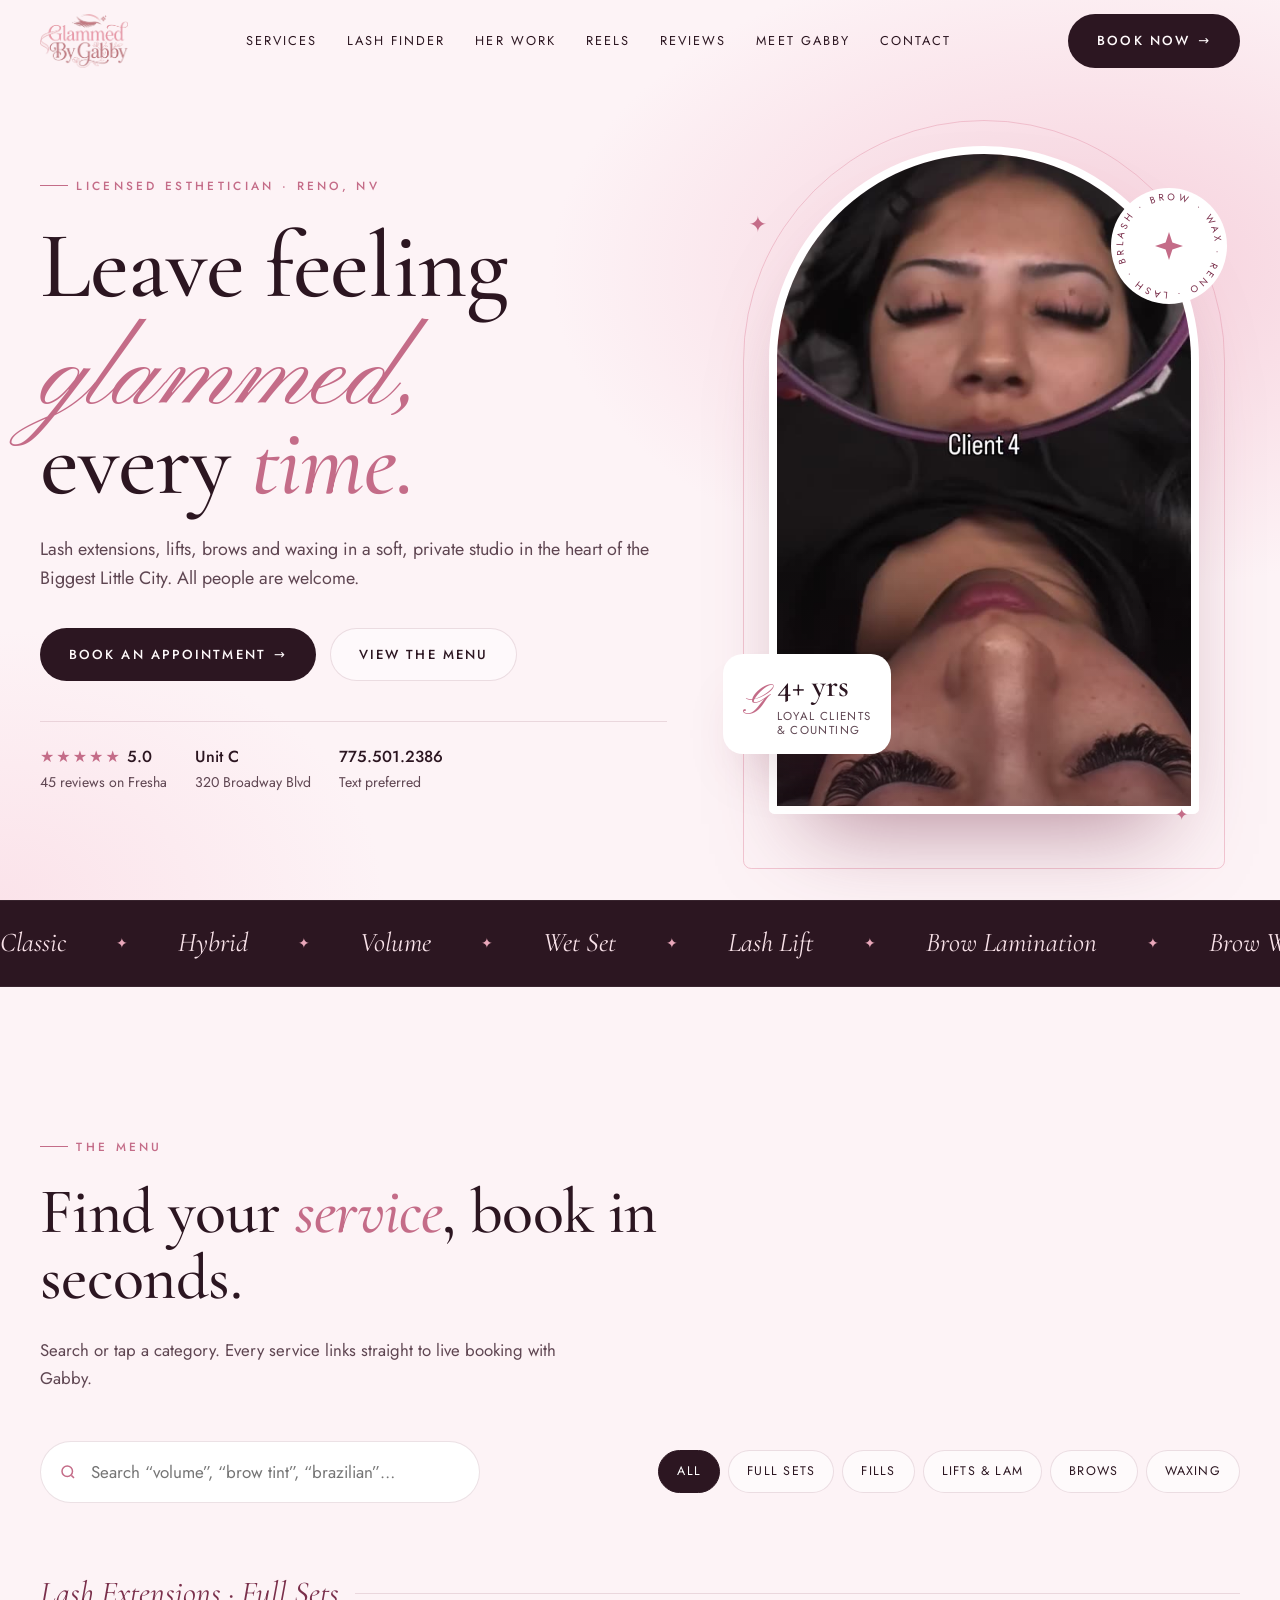
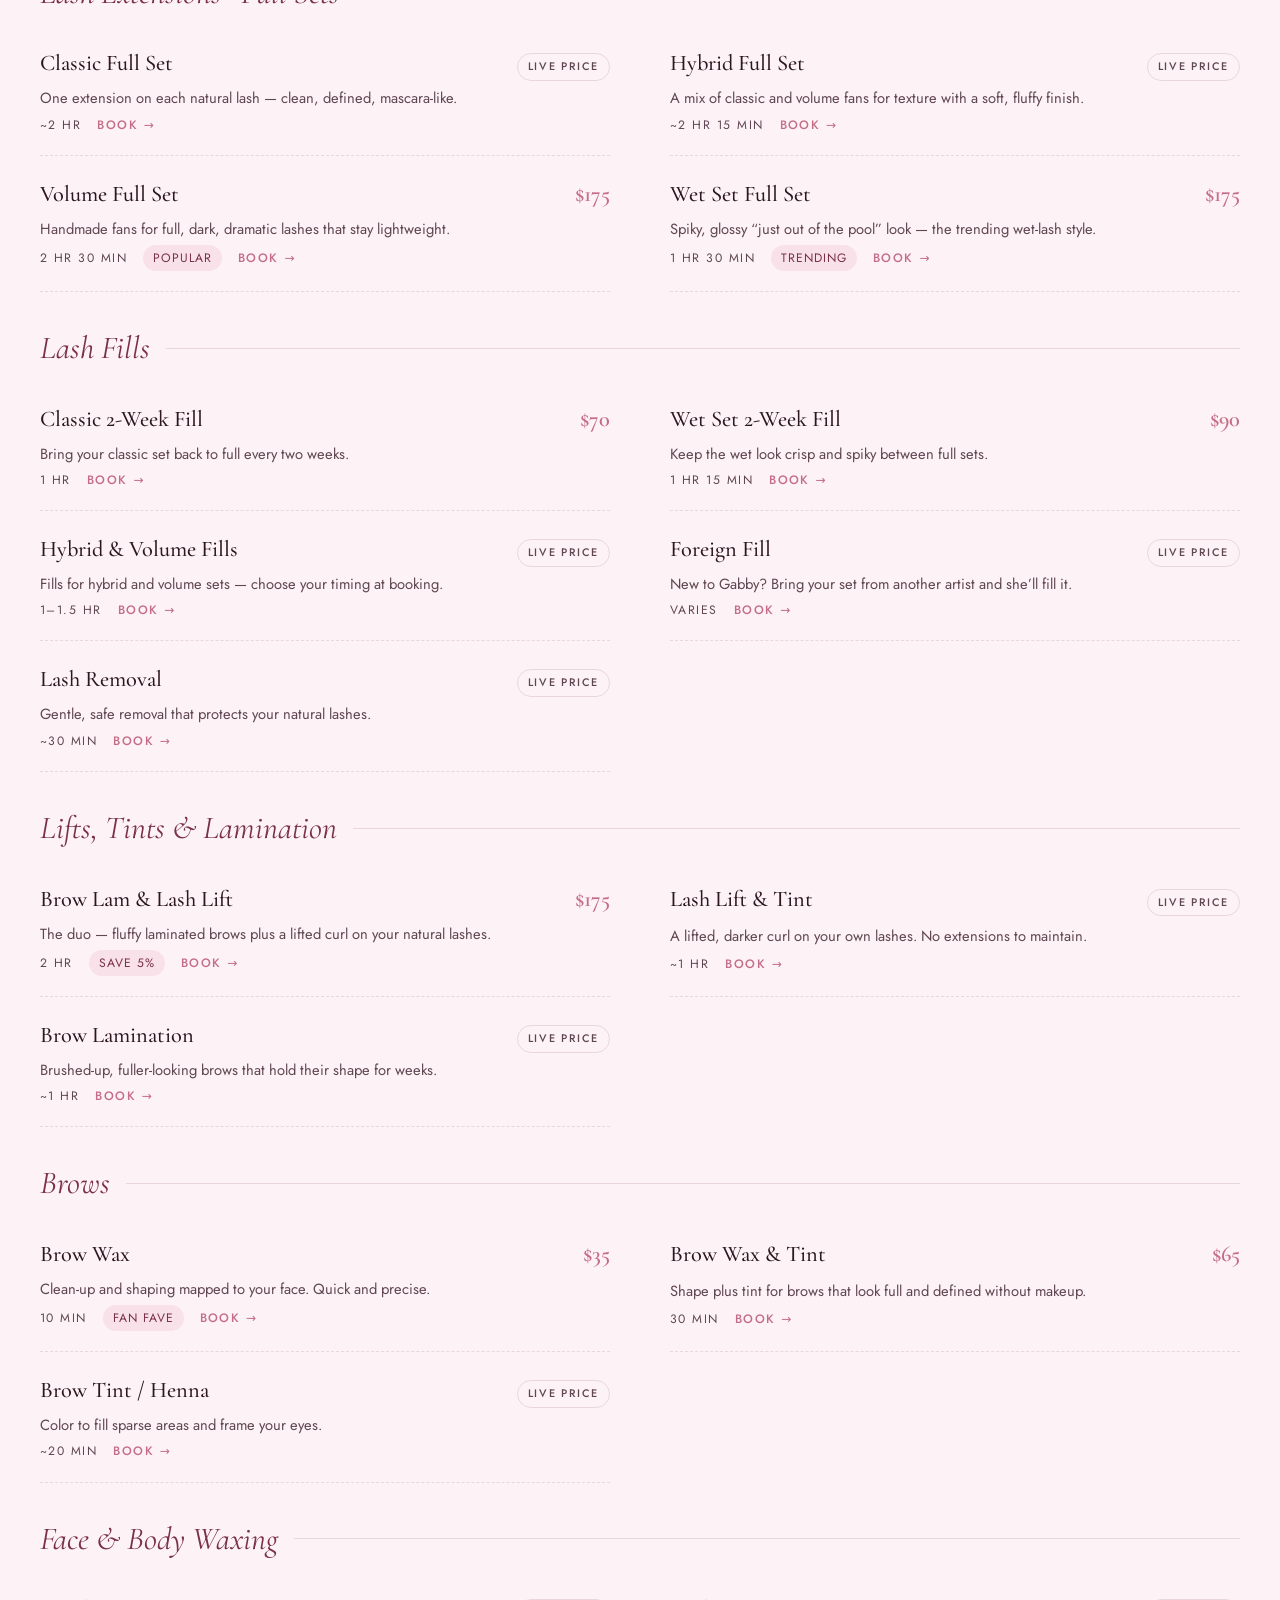
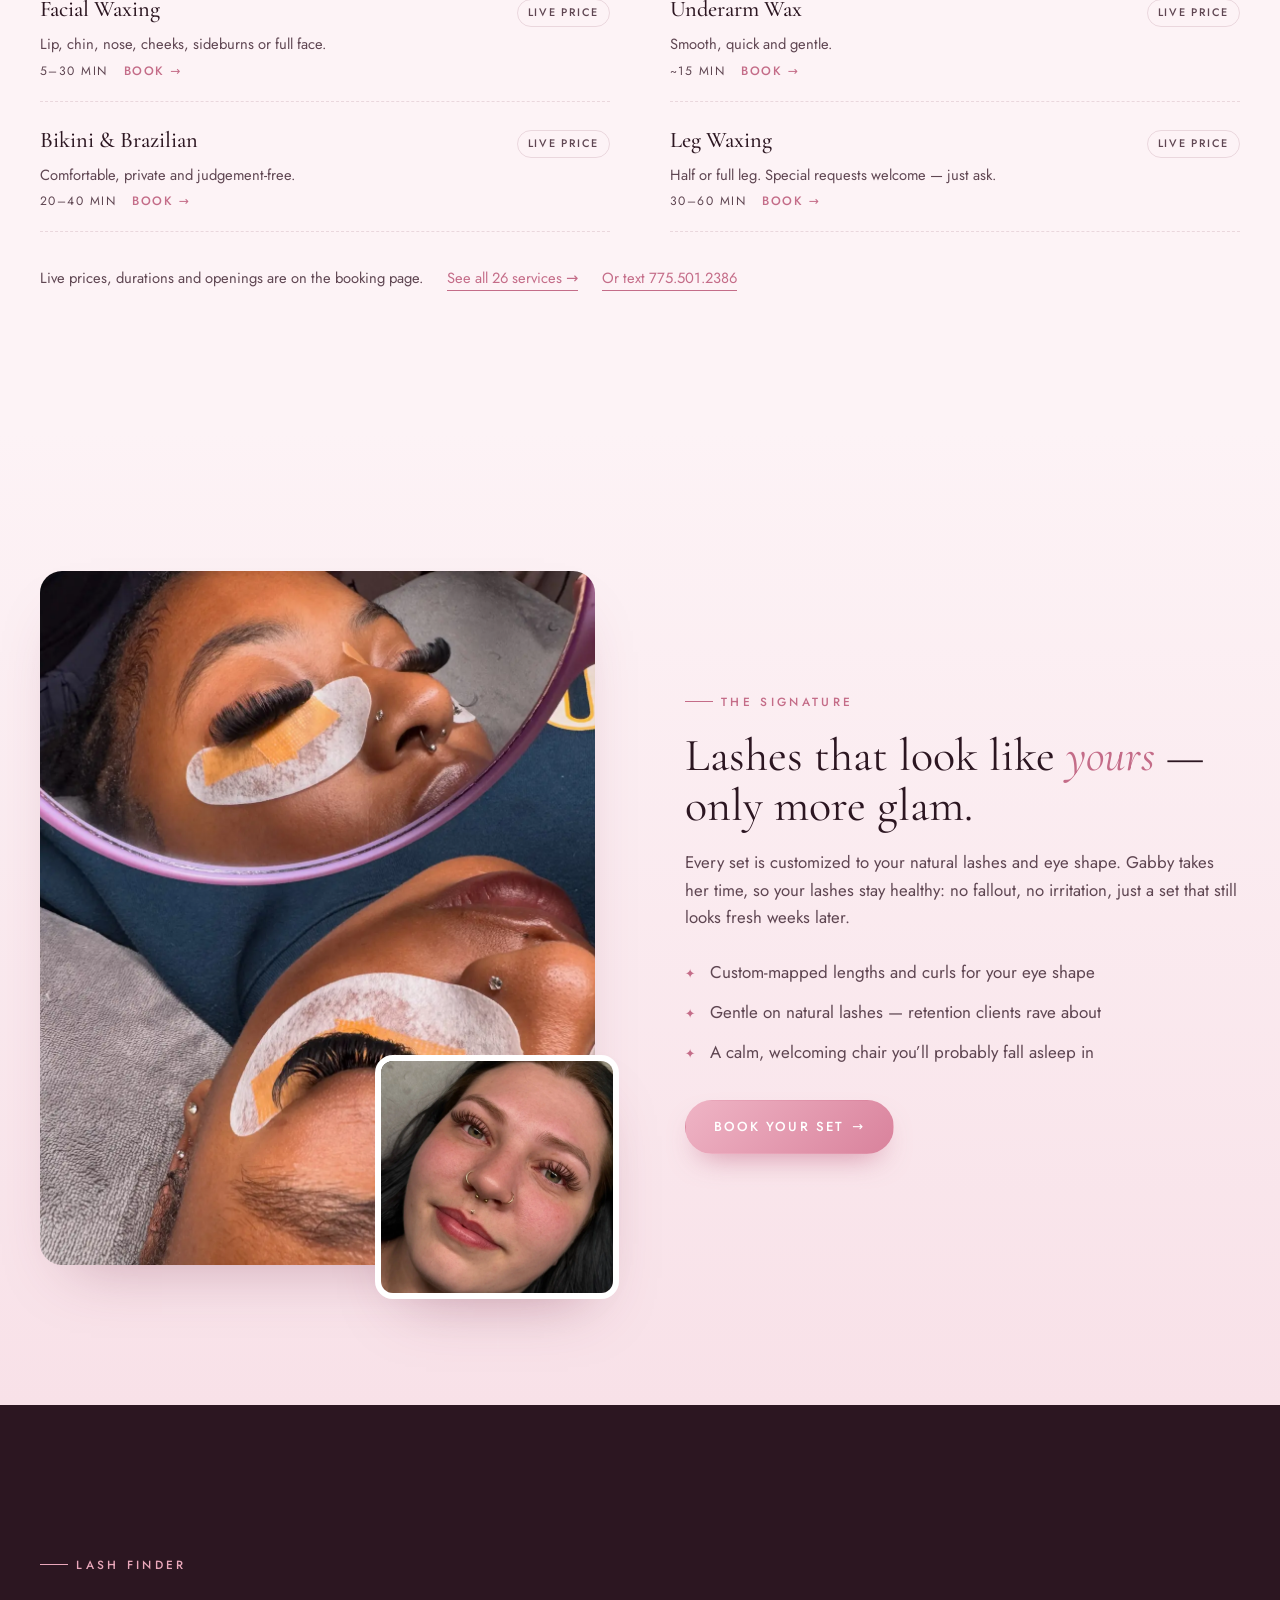
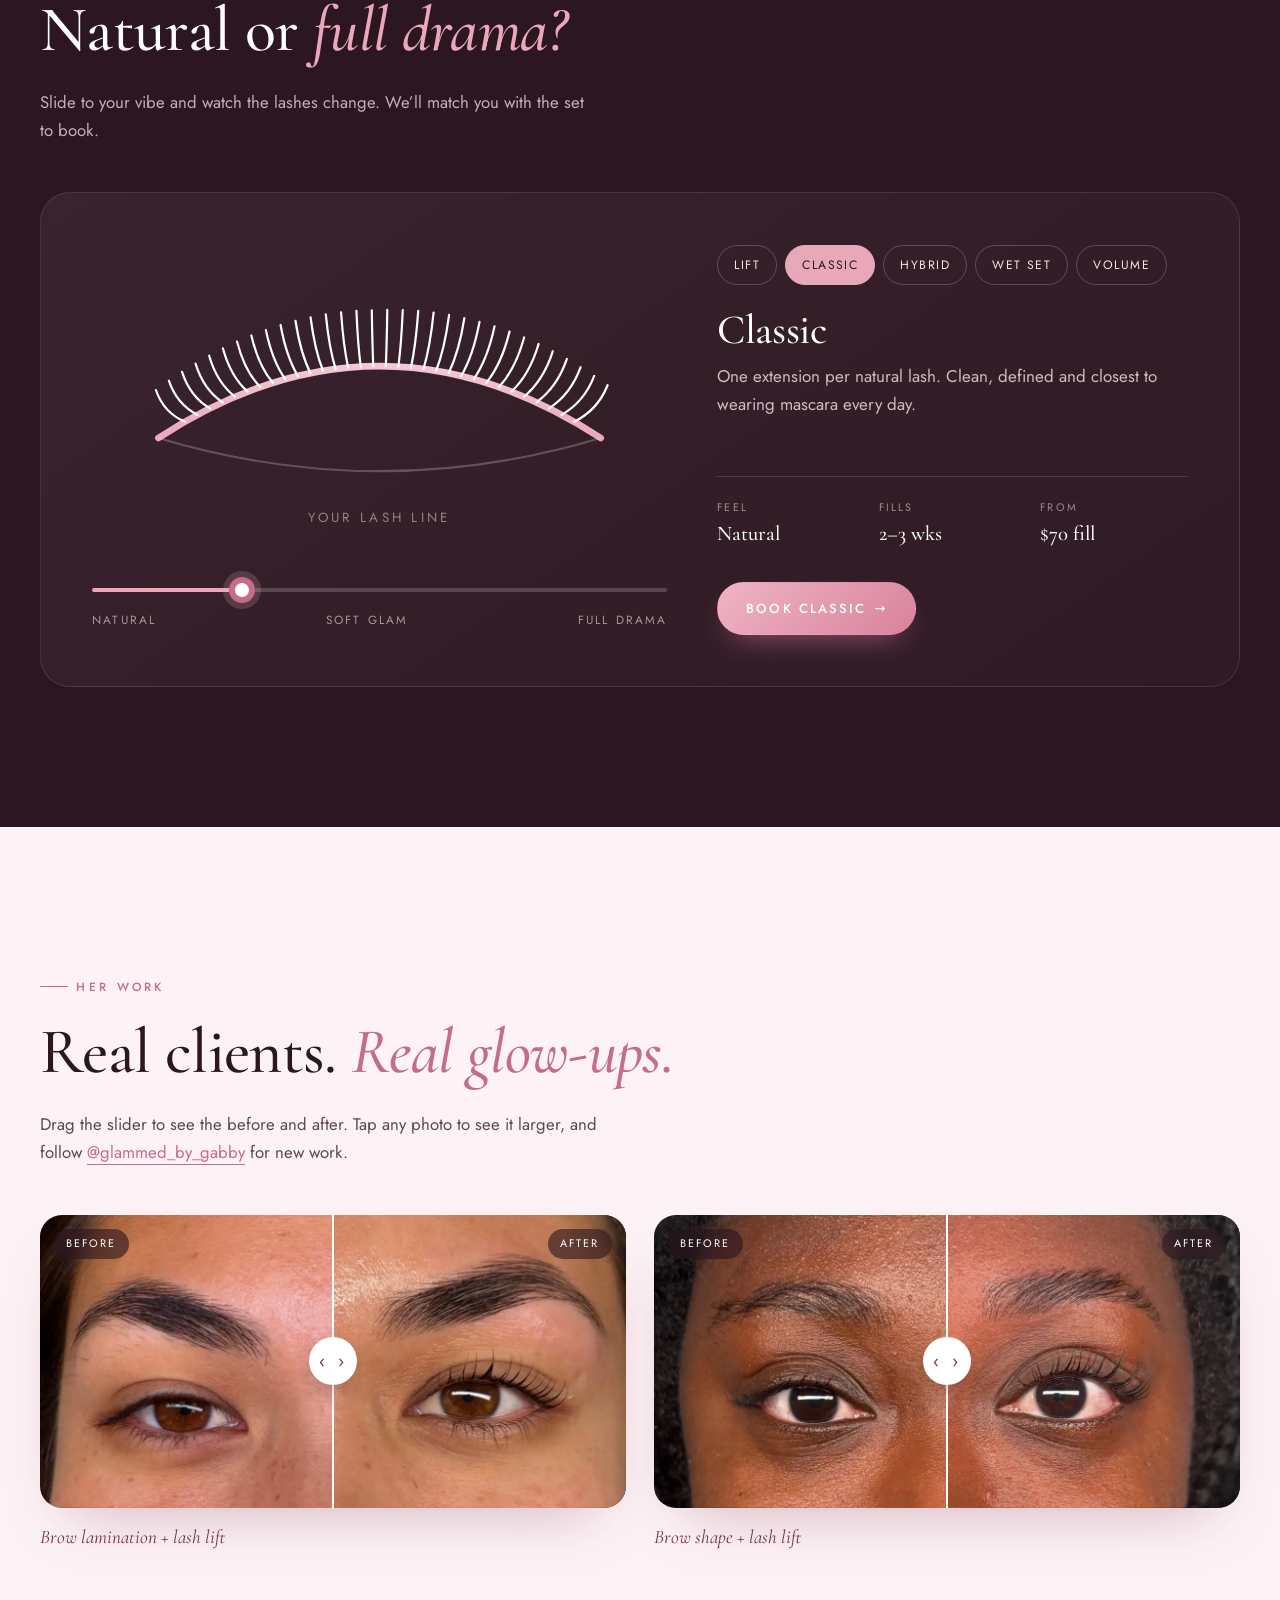
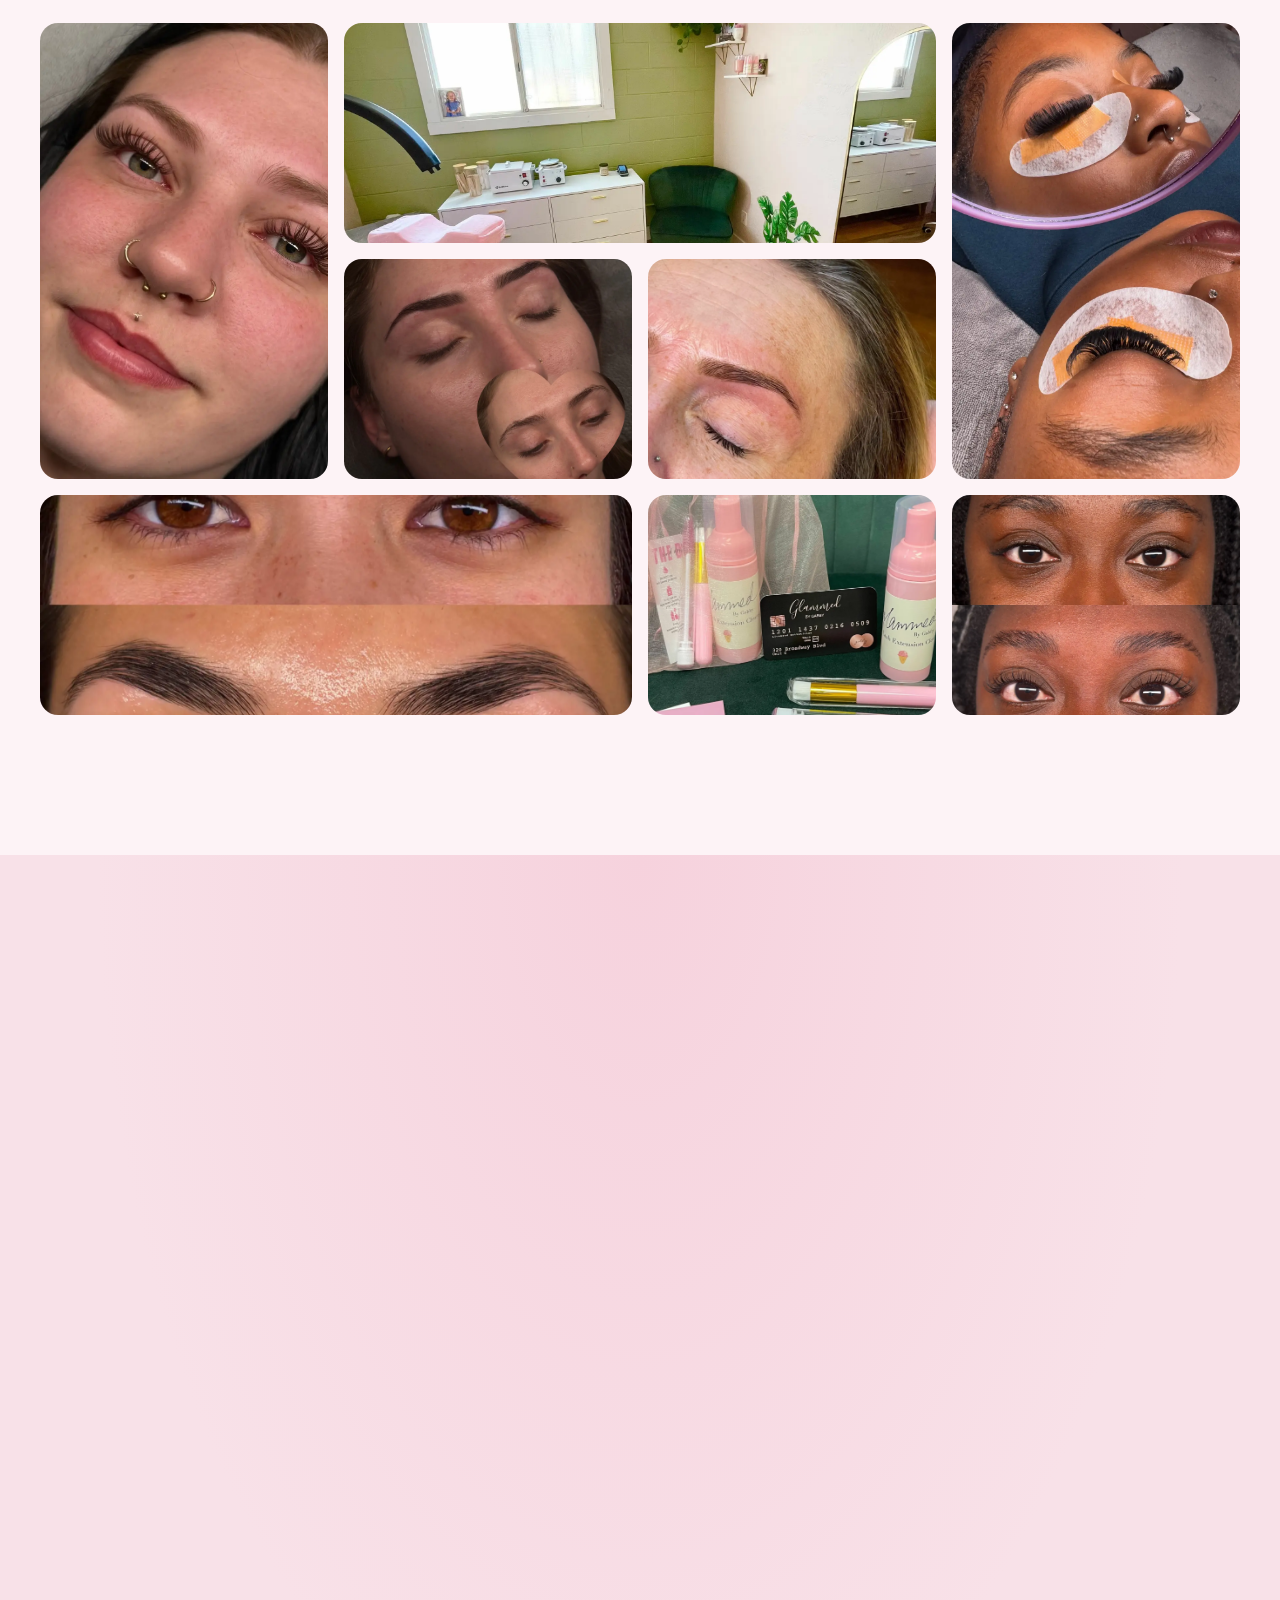
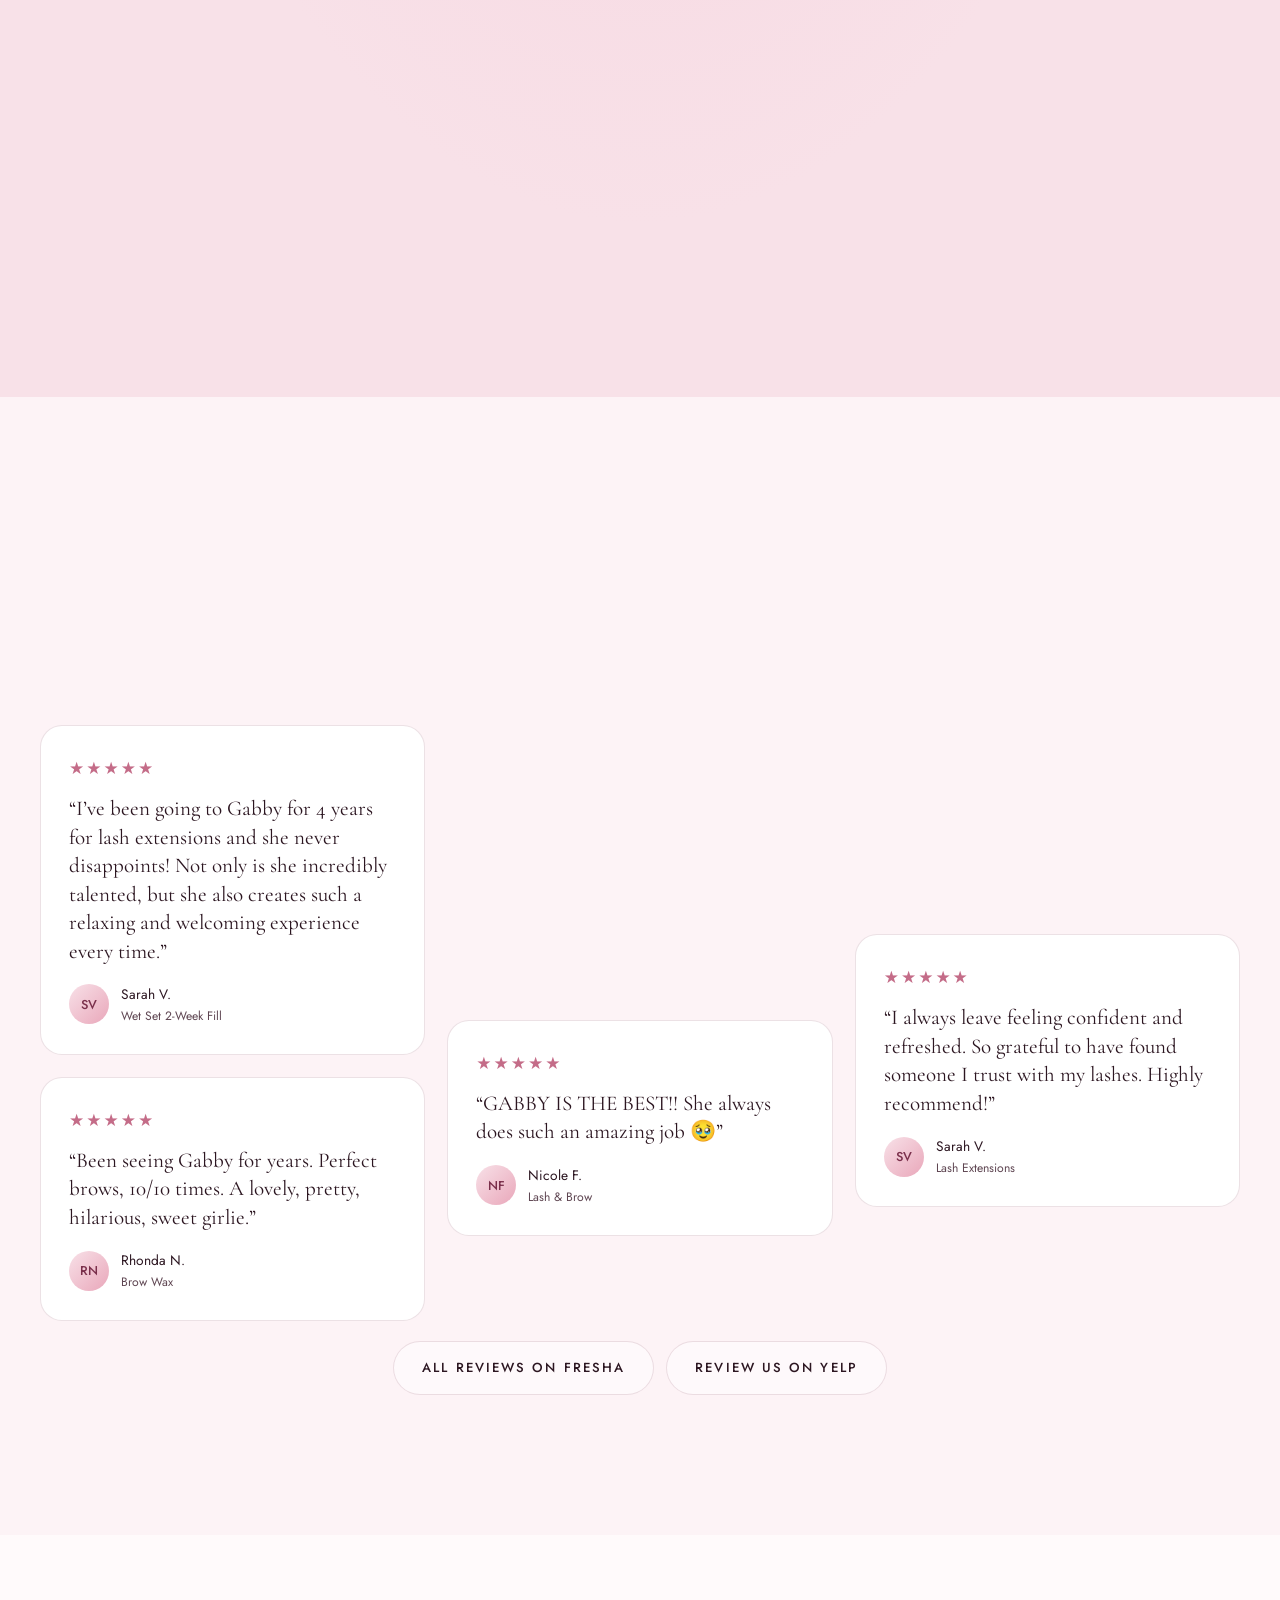
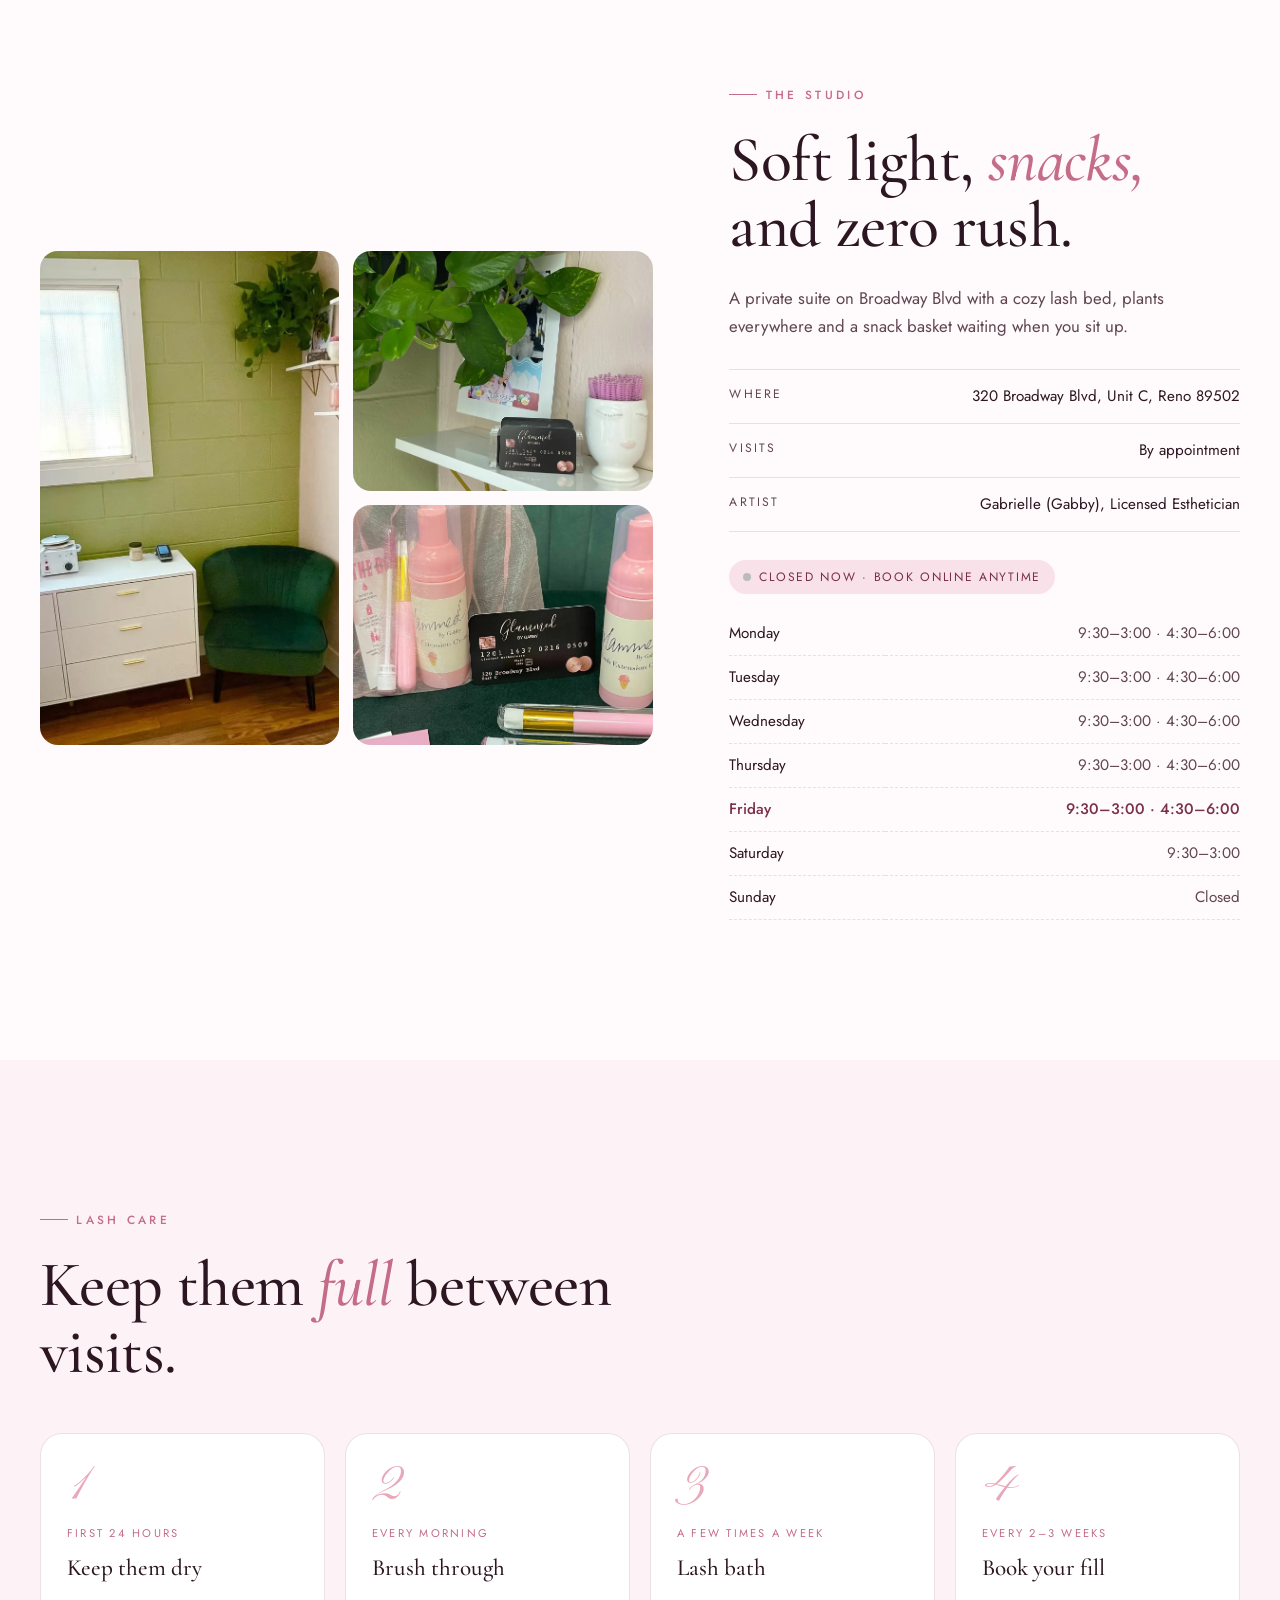
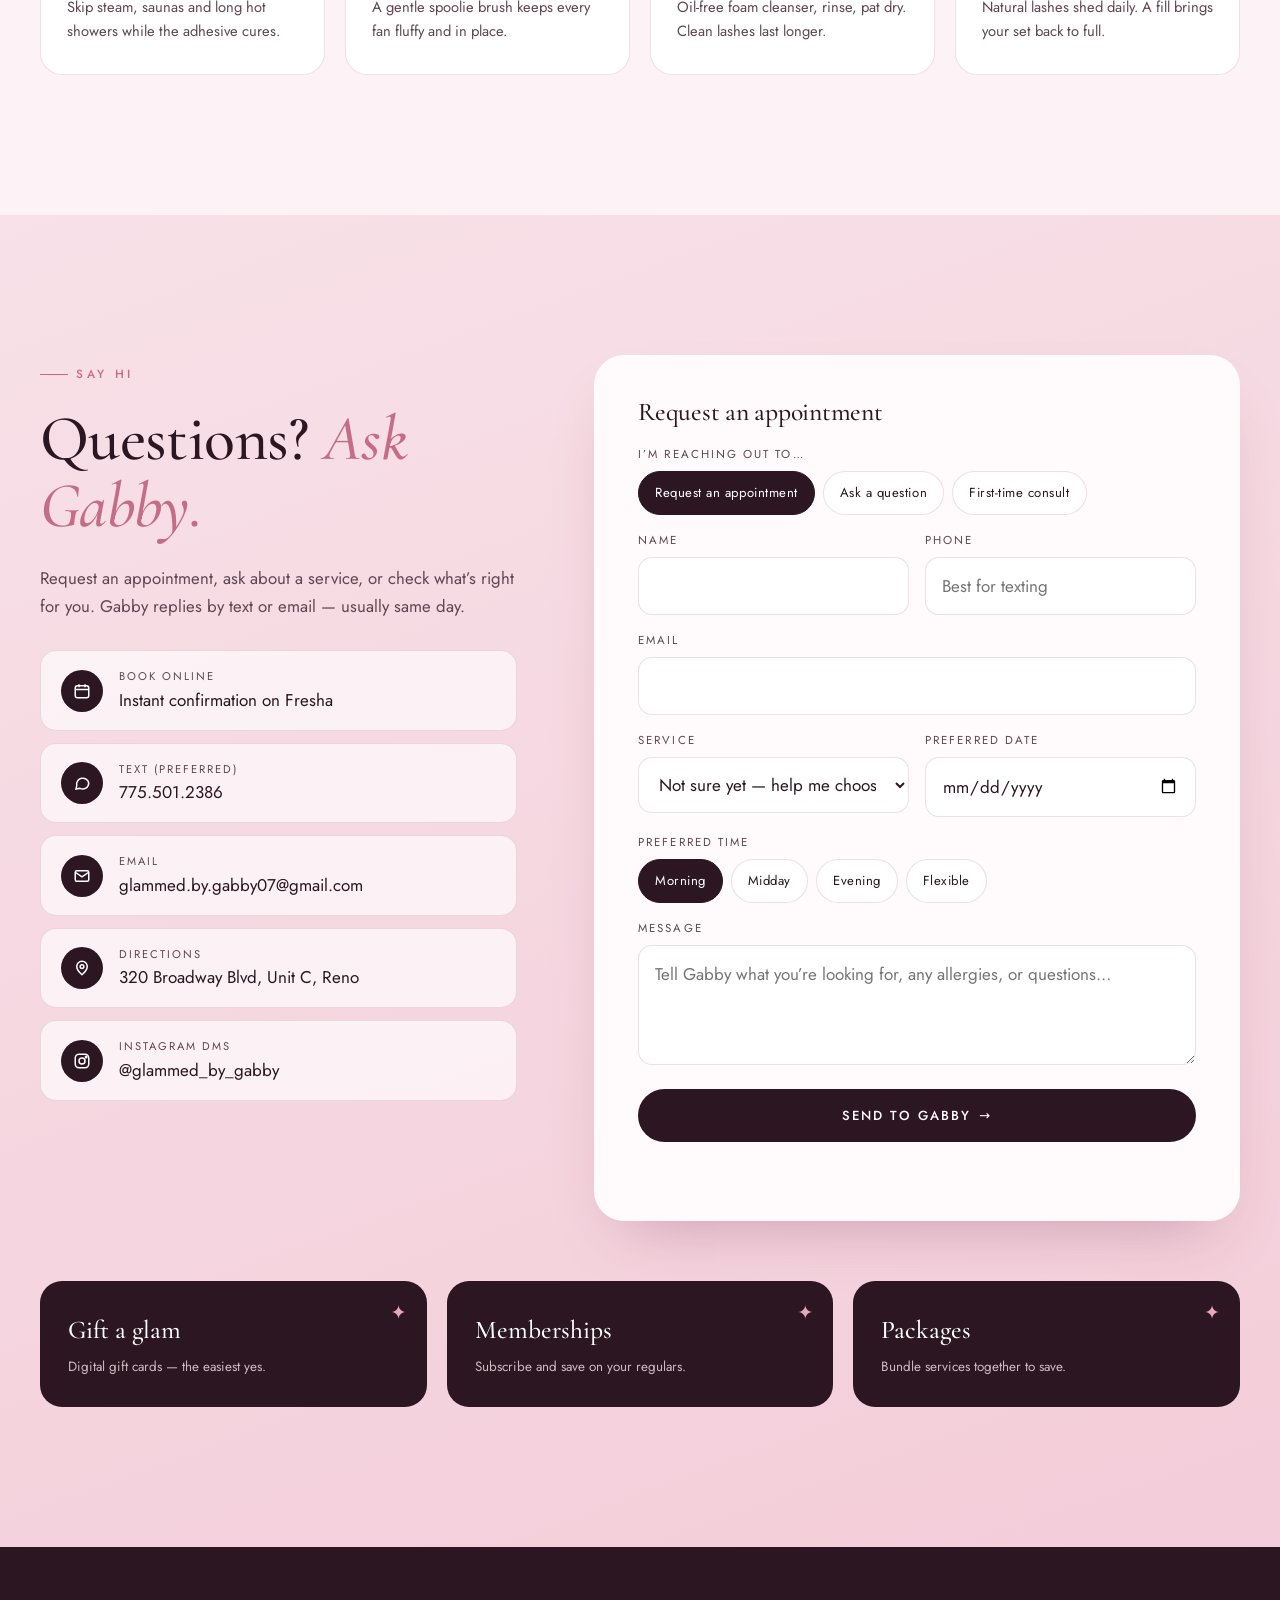
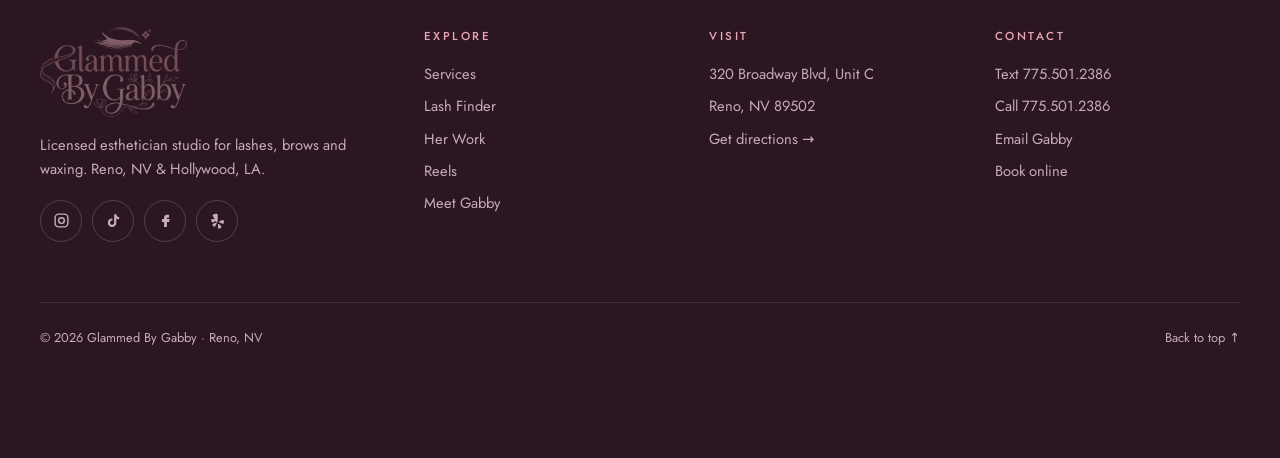
<file: index.html>
<!doctype html>
<html lang="en">
<head>
<meta charset="utf-8">
<meta name="viewport" content="width=device-width, initial-scale=1, viewport-fit=cover">
<title>Glammed By Gabby — Lash · Brow · Wax Studio in Reno, NV</title>
<meta name="description" content="Glammed By Gabby is a licensed esthetician studio at 320 Broadway Blvd Unit C, Reno NV — classic, hybrid, volume & wet set lash extensions, lash lifts, brow wax, tint & lamination, and face & body waxing. Book online.">
<meta name="theme-color" content="#fdf3f6">
<meta property="og:title" content="Glammed By Gabby — Lash · Brow · Wax, Reno NV">
<meta property="og:description" content="Leave feeling glammed, every time. Lash extensions, brows & waxing by licensed esthetician Gabby.">
<meta property="og:image" content="assets/img/og.jpg">
<meta property="og:type" content="website">
<link rel="icon" href="assets/img/icon.png">
<link rel="apple-touch-icon" href="assets/img/icon.png">
<link rel="preconnect" href="https://fonts.googleapis.com">
<link rel="preconnect" href="https://fonts.gstatic.com" crossorigin>
<link href="https://fonts.googleapis.com/css2?family=Cormorant+Garamond:ital,wght@0,400;0,500;0,600;1,400;1,500&family=Jost:wght@300;400;500&family=Pinyon+Script&display=swap" rel="stylesheet">
<link rel="stylesheet" href="assets/css/style.css">
<script type="application/ld+json">
{"@context":"https://schema.org","@type":"BeautySalon","name":"Glammed By Gabby","image":"https://glammedbygabby.com/assets/img/og.jpg","telephone":"+1-775-501-2386","email":"glammed.by.gabby07@gmail.com","address":{"@type":"PostalAddress","streetAddress":"320 Broadway Blvd, Unit C","addressLocality":"Reno","addressRegion":"NV","postalCode":"89502","addressCountry":"US"},"aggregateRating":{"@type":"AggregateRating","ratingValue":"5.0","reviewCount":"45"},"openingHoursSpecification":[{"@type":"OpeningHoursSpecification","dayOfWeek":["Monday","Tuesday","Wednesday","Thursday","Friday"],"opens":"09:30","closes":"15:00"},{"@type":"OpeningHoursSpecification","dayOfWeek":["Monday","Tuesday","Wednesday","Thursday","Friday"],"opens":"16:30","closes":"18:00"},{"@type":"OpeningHoursSpecification","dayOfWeek":"Saturday","opens":"09:30","closes":"15:00"}],"sameAs":["https://www.instagram.com/glammed_by_gabby","https://www.facebook.com/glammedbygabby","https://www.yelp.com/biz/glammed-by-gabby-reno","https://www.tiktok.com/@gabbyxvenus"]}
</script>
</head>
<body id="top">

<header class="hdr" id="hdr">
  <div class="wrap">
    <a href="#top" class="brand" aria-label="Glammed By Gabby home"><img src="assets/img/logo.png" alt="Glammed By Gabby" width="762" height="465"></a>
    <nav class="nav" aria-label="Main">
      <a href="#services">Services</a>
      <a href="#finder">Lash Finder</a>
      <a href="#work">Her Work</a>
      <a href="#reels">Reels</a>
      <a href="#reviews">Reviews</a>
      <a href="about.html">Meet Gabby</a>
      <a href="#contact">Contact</a>
    </nav>
    <div class="hdr-cta">
      <a class="btn btn-primary js-book" href="https://www.fresha.com/a/glammed-by-gabby-reno-320-broadway-boulevard-zktyishz/booking?menu=true&share=true&pId=723674&dppub=true&employeeId=2009095" target="_blank" rel="noopener">Book now <span class="arr">→</span></a>
      <button class="menu-btn" id="menuBtn" aria-label="Open menu" aria-expanded="false"><span></span><span></span></button>
    </div>
  </div>
</header>

<div class="drawer" id="drawer" aria-hidden="true">
  <button class="close" id="drawerClose" aria-label="Close menu">✕</button>
  <a href="#services">Services</a>
  <a href="#finder">Lash Finder</a>
  <a href="#work">Her Work</a>
  <a href="#reels">Reels</a>
  <a href="#reviews">Reviews</a>
  <a href="about.html">Meet Gabby</a>
  <a href="#contact">Contact</a>
  <a class="btn btn-rose js-book" href="https://www.fresha.com/a/glammed-by-gabby-reno-320-broadway-boulevard-zktyishz/booking?menu=true&share=true&pId=723674&dppub=true&employeeId=2009095" target="_blank" rel="noopener">Book an appointment →</a>
</div>

<main>
<!-- HERO -->
<section class="hero">
  <div class="wrap">
    <div>
      <span class="eyebrow reveal">Licensed Esthetician · Reno, NV</span>
      <h1 class="reveal d1">Leave feeling <span class="script">glammed,</span><br>every <em>time.</em></h1>
      <p class="lede reveal d2">Lash extensions, lifts, brows and waxing in a soft, private studio in the heart of the Biggest Little City. All people are welcome.</p>
      <div class="hero-ctas reveal d3">
        <a class="btn btn-primary js-book" href="https://www.fresha.com/a/glammed-by-gabby-reno-320-broadway-boulevard-zktyishz/booking?menu=true&share=true&pId=723674&dppub=true&employeeId=2009095" target="_blank" rel="noopener">Book an appointment <span class="arr">→</span></a>
        <a class="btn btn-ghost" href="#services">View the menu</a>
      </div>
      <div class="hero-meta reveal d3">
        <div><strong><span class="stars">★★★★★</span> 5.0</strong>45 reviews on Fresha</div>
        <div><strong>Unit C</strong>320 Broadway Blvd</div>
        <div><strong><a href="sms:+17755012386">775.501.2386</a></strong>Text preferred</div>
      </div>
    </div>
    <div class="hero-art reveal d2">
      <div class="arch-ring" aria-hidden="true"></div>
      <div class="arch">
        <video autoplay muted loop playsinline preload="metadata" poster="assets/img/hero-poster.jpg" aria-label="Clips of lash and brow results from Gabby's chair">
          <source src="assets/video/hero-loop.mp4" type="video/mp4">
        </video>
      </div>
      <svg class="seal" viewBox="0 0 120 120" aria-hidden="true">
        <defs><path id="circ" d="M60,60 m-46,0 a46,46 0 1,1 92,0 a46,46 0 1,1 -92,0"/></defs>
        <circle cx="60" cy="60" r="58" fill="#fff"/>
        <text><textPath href="#circ">Lash · Brow · Wax · Reno · Lash · Brow ·</textPath></text>
        <path d="M60 46l3.4 10.6L74 60l-10.6 3.4L60 74l-3.4-10.6L46 60l10.6-3.4z" fill="#c46c88"/>
      </svg>
      <div class="badge"><span class="script" style="font-size:2.6rem;line-height:.8">G</span><div><b>4+ yrs</b><small>Loyal clients<br>&amp; counting</small></div></div>
      <span class="sparkle" style="left:-20px;top:60px;font-size:1.4rem">✦</span>
      <span class="sparkle" style="right:10px;bottom:-14px;font-size:1rem;animation-delay:1.2s">✦</span>
    </div>
  </div>
</section>

<div class="marquee" aria-hidden="true">
  <div class="marquee-track">
    <span>Classic</span><span>Hybrid</span><span>Volume</span><span>Wet Set</span><span>Lash Lift</span><span>Brow Lamination</span><span>Brow Wax &amp; Tint</span><span>Body Waxing</span>
    <span>Classic</span><span>Hybrid</span><span>Volume</span><span>Wet Set</span><span>Lash Lift</span><span>Brow Lamination</span><span>Brow Wax &amp; Tint</span><span>Body Waxing</span>
  </div>
</div>

<!-- SERVICES -->
<section class="sec" id="services">
  <div class="wrap">
    <div class="sec-head reveal">
      <span class="eyebrow">The Menu</span>
      <h2>Find your <em>service</em>, book in seconds.</h2>
      <p class="lede">Search or tap a category. Every service links straight to live booking with Gabby.</p>
    </div>

    <div class="svc-tools reveal">
      <label class="search">
        <svg viewBox="0 0 24 24" fill="none" stroke="currentColor" stroke-width="2"><circle cx="11" cy="11" r="7"/><path d="m20 20-3.5-3.5"/></svg>
        <input id="svcSearch" type="search" placeholder="Search “volume”, “brow tint”, “brazilian”…" aria-label="Search services">
      </label>
      <div class="chips" role="tablist" aria-label="Service categories">
        <button class="chip on" data-cat="all">All</button>
        <button class="chip" data-cat="sets">Full Sets</button>
        <button class="chip" data-cat="fills">Fills</button>
        <button class="chip" data-cat="lift">Lifts &amp; Lam</button>
        <button class="chip" data-cat="brows">Brows</button>
        <button class="chip" data-cat="wax">Waxing</button>
      </div>
    </div>

    <div class="svc-grid" id="svcGrid">
      <div class="svc-cat" data-cat="sets">Lash Extensions · Full Sets</div>
      <div class="svc" data-cat="sets"><h4>Classic Full Set</h4><span class="price tbd">Live price</span><p>One extension on each natural lash — clean, defined, mascara-like.</p><div class="meta"><span>~2 hr</span><a class="js-book" href="#" target="_blank" rel="noopener">Book →</a></div></div>
      <div class="svc" data-cat="sets"><h4>Hybrid Full Set</h4><span class="price tbd">Live price</span><p>A mix of classic and volume fans for texture with a soft, fluffy finish.</p><div class="meta"><span>~2 hr 15 min</span><a class="js-book" href="#" target="_blank" rel="noopener">Book →</a></div></div>
      <div class="svc" data-cat="sets"><h4>Volume Full Set</h4><span class="price">$175</span><p>Handmade fans for full, dark, dramatic lashes that stay lightweight.</p><div class="meta"><span>2 hr 30 min</span><span class="tag">Popular</span><a class="js-book" href="#" target="_blank" rel="noopener">Book →</a></div></div>
      <div class="svc" data-cat="sets"><h4>Wet Set Full Set</h4><span class="price">$175</span><p>Spiky, glossy “just out of the pool” look — the trending wet-lash style.</p><div class="meta"><span>1 hr 30 min</span><span class="tag">Trending</span><a class="js-book" href="#" target="_blank" rel="noopener">Book →</a></div></div>

      <div class="svc-cat" data-cat="fills">Lash Fills</div>
      <div class="svc" data-cat="fills"><h4>Classic 2-Week Fill</h4><span class="price">$70</span><p>Bring your classic set back to full every two weeks.</p><div class="meta"><span>1 hr</span><a class="js-book" href="#" target="_blank" rel="noopener">Book →</a></div></div>
      <div class="svc" data-cat="fills"><h4>Wet Set 2-Week Fill</h4><span class="price">$90</span><p>Keep the wet look crisp and spiky between full sets.</p><div class="meta"><span>1 hr 15 min</span><a class="js-book" href="#" target="_blank" rel="noopener">Book →</a></div></div>
      <div class="svc" data-cat="fills"><h4>Hybrid &amp; Volume Fills</h4><span class="price tbd">Live price</span><p>Fills for hybrid and volume sets — choose your timing at booking.</p><div class="meta"><span>1–1.5 hr</span><a class="js-book" href="#" target="_blank" rel="noopener">Book →</a></div></div>
      <div class="svc" data-cat="fills"><h4>Foreign Fill</h4><span class="price tbd">Live price</span><p>New to Gabby? Bring your set from another artist and she’ll fill it.</p><div class="meta"><span>Varies</span><a class="js-book" href="#" target="_blank" rel="noopener">Book →</a></div></div>
      <div class="svc" data-cat="fills"><h4>Lash Removal</h4><span class="price tbd">Live price</span><p>Gentle, safe removal that protects your natural lashes.</p><div class="meta"><span>~30 min</span><a class="js-book" href="#" target="_blank" rel="noopener">Book →</a></div></div>

      <div class="svc-cat" data-cat="lift">Lifts, Tints &amp; Lamination</div>
      <div class="svc" data-cat="lift"><h4>Brow Lam &amp; Lash Lift</h4><span class="price">$175</span><p>The duo — fluffy laminated brows plus a lifted curl on your natural lashes.</p><div class="meta"><span>2 hr</span><span class="tag">Save 5%</span><a class="js-book" href="#" target="_blank" rel="noopener">Book →</a></div></div>
      <div class="svc" data-cat="lift"><h4>Lash Lift &amp; Tint</h4><span class="price tbd">Live price</span><p>A lifted, darker curl on your own lashes. No extensions to maintain.</p><div class="meta"><span>~1 hr</span><a class="js-book" href="#" target="_blank" rel="noopener">Book →</a></div></div>
      <div class="svc" data-cat="lift"><h4>Brow Lamination</h4><span class="price tbd">Live price</span><p>Brushed-up, fuller-looking brows that hold their shape for weeks.</p><div class="meta"><span>~1 hr</span><a class="js-book" href="#" target="_blank" rel="noopener">Book →</a></div></div>

      <div class="svc-cat" data-cat="brows">Brows</div>
      <div class="svc" data-cat="brows"><h4>Brow Wax</h4><span class="price">$35</span><p>Clean-up and shaping mapped to your face. Quick and precise.</p><div class="meta"><span>10 min</span><span class="tag">Fan fave</span><a class="js-book" href="#" target="_blank" rel="noopener">Book →</a></div></div>
      <div class="svc" data-cat="brows"><h4>Brow Wax &amp; Tint</h4><span class="price">$65</span><p>Shape plus tint for brows that look full and defined without makeup.</p><div class="meta"><span>30 min</span><a class="js-book" href="#" target="_blank" rel="noopener">Book →</a></div></div>
      <div class="svc" data-cat="brows"><h4>Brow Tint / Henna</h4><span class="price tbd">Live price</span><p>Color to fill sparse areas and frame your eyes.</p><div class="meta"><span>~20 min</span><a class="js-book" href="#" target="_blank" rel="noopener">Book →</a></div></div>

      <div class="svc-cat" data-cat="wax">Face &amp; Body Waxing</div>
      <div class="svc" data-cat="wax"><h4>Facial Waxing</h4><span class="price tbd">Live price</span><p>Lip, chin, nose, cheeks, sideburns or full face.</p><div class="meta"><span>5–30 min</span><a class="js-book" href="#" target="_blank" rel="noopener">Book →</a></div></div>
      <div class="svc" data-cat="wax"><h4>Underarm Wax</h4><span class="price tbd">Live price</span><p>Smooth, quick and gentle.</p><div class="meta"><span>~15 min</span><a class="js-book" href="#" target="_blank" rel="noopener">Book →</a></div></div>
      <div class="svc" data-cat="wax"><h4>Bikini &amp; Brazilian</h4><span class="price tbd">Live price</span><p>Comfortable, private and judgement-free.</p><div class="meta"><span>20–40 min</span><a class="js-book" href="#" target="_blank" rel="noopener">Book →</a></div></div>
      <div class="svc" data-cat="wax"><h4>Leg Waxing</h4><span class="price tbd">Live price</span><p>Half or full leg. Special requests welcome — just ask.</p><div class="meta"><span>30–60 min</span><a class="js-book" href="#" target="_blank" rel="noopener">Book →</a></div></div>
      <p class="svc-empty" id="svcEmpty">No match — <a href="#contact" style="color:var(--rose-deep);border-bottom:1px solid">ask Gabby</a> and she’ll let you know.</p>
    </div>

    <div class="svc-note reveal">
      <span>Live prices, durations and openings are on the booking page.</span>
      <a class="js-book" href="#" target="_blank" rel="noopener">See all 26 services →</a>
      <a href="sms:+17755012386">Or text 775.501.2386</a>
    </div>
  </div>
</section>

<!-- SIGNATURE -->
<section class="sec signature">
  <div class="wrap split">
    <div class="photo-stack reveal">
      <div class="main"><img src="assets/img/volume-mirror.webp" alt="Volume lash set being applied, shown in a hand mirror" loading="lazy"></div>
      <div class="mini"><img src="assets/img/wispy-set.webp" alt="Finished wispy lash set" loading="lazy"></div>
    </div>
    <div class="reveal d1">
      <span class="eyebrow">The Signature</span>
      <p class="big-quote">Lashes that look like <em>yours</em> — only more glam.</p>
      <p class="lede">Every set is customized to your natural lashes and eye shape. Gabby takes her time, so your lashes stay healthy: no fallout, no irritation, just a set that still looks fresh weeks later.</p>
      <ul class="ticks">
        <li>Custom-mapped lengths and curls for your eye shape</li>
        <li>Gentle on natural lashes — retention clients rave about</li>
        <li>A calm, welcoming chair you’ll probably fall asleep in</li>
      </ul>
      <a class="btn btn-rose js-book" href="#" target="_blank" rel="noopener">Book your set <span class="arr">→</span></a>
    </div>
  </div>
</section>

<!-- LASH FINDER -->
<section class="sec finder" id="finder">
  <div class="wrap">
    <div class="sec-head reveal">
      <span class="eyebrow">Lash Finder</span>
      <h2>Natural or <em>full drama?</em></h2>
      <p class="lede">Slide to your vibe and watch the lashes change. We’ll match you with the set to book.</p>
    </div>
    <div class="finder-box reveal">
      <div>
        <svg class="eye-svg" viewBox="0 0 520 260" aria-hidden="true">
          <defs><linearGradient id="lid" x1="0" x2="0" y1="0" y2="1"><stop offset="0" stop-color="#f3c7d4"/><stop offset="1" stop-color="#e9a7ba"/></linearGradient></defs>
          <path d="M60 170 Q260 40 460 170" fill="none" stroke="url(#lid)" stroke-width="6" stroke-linecap="round"/>
          <path d="M60 170 Q260 230 460 170" fill="none" stroke="rgba(248,225,232,.25)" stroke-width="2"/>
          <g id="lashes" stroke="#fff" stroke-linecap="round" fill="none"></g>
          <text x="260" y="246" text-anchor="middle" fill="rgba(248,225,232,.5)" font-size="12" letter-spacing="3" font-family="Jost">YOUR LASH LINE</text>
        </svg>
        <div class="range-wrap">
          <input type="range" id="lashRange" min="0" max="4" step="1" value="1" aria-label="Lash style from natural to dramatic">
          <div class="range-labels"><span>Natural</span><span>Soft glam</span><span>Full drama</span></div>
        </div>
      </div>
      <div>
        <div class="style-tabs" id="styleTabs">
          <button data-i="0">Lift</button><button data-i="1" class="on">Classic</button><button data-i="2">Hybrid</button><button data-i="3">Wet Set</button><button data-i="4">Volume</button>
        </div>
        <div class="style-card" id="styleCard" aria-live="polite">
          <h3>Classic</h3>
          <p>One extension per natural lash. Clean, defined and closest to wearing mascara every day.</p>
          <div class="style-stats"><div><small>Feel</small><b>Natural</b></div><div><small>Fills</small><b>2–3 wks</b></div><div><small>From</small><b>$70 fill</b></div></div>
          <a class="btn btn-rose js-book" href="#" target="_blank" rel="noopener">Book Classic <span class="arr">→</span></a>
        </div>
      </div>
    </div>
  </div>
</section>

<!-- BEFORE / AFTER + GALLERY -->
<section class="sec" id="work">
  <div class="wrap">
    <div class="sec-head reveal">
      <span class="eyebrow">Her Work</span>
      <h2>Real clients. <em>Real glow-ups.</em></h2>
      <p class="lede">Drag the slider to see the before and after. Tap any photo to see it larger, and follow <a href="https://www.instagram.com/glammed_by_gabby" target="_blank" rel="noopener" style="color:var(--rose-deep);border-bottom:1px solid">@glammed_by_gabby</a> for new work.</p>
    </div>
    <div class="ba-wrap">
      <div class="reveal">
        <div class="ba" data-ba tabindex="0" role="slider" aria-label="Before and after comparison, brow lamination and lash lift" aria-valuemin="0" aria-valuemax="100" aria-valuenow="50">
          <img src="assets/img/ba1-before.webp" alt="Before: natural brows and lashes" loading="lazy">
          <div class="after-clip"><img src="assets/img/ba1-after.webp" alt="After: laminated brows and lifted lashes" loading="lazy"></div>
          <div class="handle"></div><span class="lbl l">Before</span><span class="lbl r">After</span>
        </div>
        <p class="ba-cap">Brow lamination + lash lift</p>
      </div>
      <div class="reveal d1">
        <div class="ba" data-ba tabindex="0" role="slider" aria-label="Before and after comparison, brow shaping and lash lift" aria-valuemin="0" aria-valuemax="100" aria-valuenow="50">
          <img src="assets/img/ba2-before.webp" alt="Before: natural brows and lashes" loading="lazy">
          <div class="after-clip"><img src="assets/img/ba2-after.webp" alt="After: shaped brows and lifted lashes" loading="lazy"></div>
          <div class="handle"></div><span class="lbl l">Before</span><span class="lbl r">After</span>
        </div>
        <p class="ba-cap">Brow shape + lash lift</p>
      </div>
    </div>

    <div class="gallery" id="gallery" style="margin-top:70px">
      <figure class="g tall reveal" tabindex="0"><img src="assets/img/wispy-set.webp" alt="Wispy lash extension set" loading="lazy"><figcaption><b>Wispy</b>Lash set</figcaption></figure>
      <figure class="g wide reveal d1" tabindex="0"><img src="assets/img/studio-room.webp" alt="Glammed By Gabby treatment room" loading="lazy"><figcaption><b>The studio</b>Unit C</figcaption></figure>
      <figure class="g tall reveal d2" tabindex="0"><img src="assets/img/volume-mirror.webp" alt="Volume lash set in progress" loading="lazy"><figcaption><b>Volume</b>Mid-set</figcaption></figure>
      <figure class="g reveal" tabindex="0"><img src="assets/img/brow-shape.webp" alt="Brow wax and shape before and after" loading="lazy"><figcaption><b>Shaped</b>Brow wax</figcaption></figure>
      <figure class="g reveal d1" tabindex="0"><img src="assets/img/brow-wax.webp" alt="Fresh brow wax" loading="lazy"><figcaption><b>Clean</b>Brow wax</figcaption></figure>
      <figure class="g wide reveal" tabindex="0"><img src="assets/img/lift-lam-1.webp" alt="Brow lamination and lash lift before and after" loading="lazy"><figcaption><b>Lifted</b>Lam + lift</figcaption></figure>
      <figure class="g reveal d1" tabindex="0"><img src="assets/img/aftercare-kit.webp" alt="Glammed aftercare kits with lash cleanser and spoolies" loading="lazy"><figcaption><b>Aftercare</b>Take-home kit</figcaption></figure>
      <figure class="g reveal d2" tabindex="0"><img src="assets/img/lift-lam-2.webp" alt="Brow and lash lift before and after" loading="lazy"><figcaption><b>Glow-up</b>Brows + lift</figcaption></figure>
    </div>
  </div>
</section>

<!-- REELS -->
<section class="sec reels" id="reels">
  <div class="wrap">
    <div class="sec-head center reveal">
      <span class="eyebrow">On Reel</span>
      <h2>Inside the <em>studio.</em></h2>
      <p class="lede center">Tap to play with sound. More on TikTok <a href="https://www.tiktok.com/@gabbyxvenus" target="_blank" rel="noopener" style="color:var(--rose-deep);border-bottom:1px solid">@gabbyxvenus</a>.</p>
    </div>
    <div class="reel-row">
      <div class="reel reveal">
        <div class="phone"><span class="notch"></span>
          <video playsinline loop preload="none" poster="assets/img/day-in-the-chair-poster.jpg"><source src="assets/video/day-in-the-chair.mp4" type="video/mp4"></video>
          <button class="sound" aria-label="Toggle sound">🔇</button>
          <button class="play" aria-label="Play video: a day in the chair"><span>▶</span></button>
        </div>
        <div class="reel-cap"><b>A day in the chair</b><small>Clients · Lifts · Sets</small></div>
      </div>
      <div class="reel reveal d1">
        <div class="phone"><span class="notch"></span>
          <video playsinline loop preload="none" poster="assets/img/studio-tour-poster.jpg"><source src="assets/video/studio-tour.mp4" type="video/mp4"></video>
          <button class="sound" aria-label="Toggle sound">🔇</button>
          <button class="play" aria-label="Play video: studio tour and snack bar"><span>▶</span></button>
        </div>
        <div class="reel-cap"><b>Studio tour</b><small>Snacks on us</small></div>
      </div>
      <div class="reel reveal d2">
        <div class="phone"><span class="notch"></span>
          <video playsinline loop preload="none" poster="assets/img/studio-diy-poster.jpg"><source src="assets/video/studio-diy.mp4" type="video/mp4"></video>
          <button class="sound" aria-label="Toggle sound">🔇</button>
          <button class="play" aria-label="Play video: studio DIY art"><span>▶</span></button>
        </div>
        <div class="reel-cap"><b>Studio DIY</b><small>Between clients</small></div>
      </div>
    </div>
  </div>
</section>

<!-- REVIEWS -->
<section class="sec" id="reviews">
  <div class="wrap">
    <div class="rev-top reveal">
      <div>
        <span class="eyebrow">Kind Words</span>
        <h2>Clients <em>for years.</em></h2>
      </div>
      <div class="score"><b>5.0</b><div><span class="stars">★★★★★</span><small>45 verified reviews on Fresha</small></div></div>
    </div>
    <div class="rev-grid">
      <article class="rev reveal"><span class="stars">★★★★★</span><q>I’ve been going to Gabby for 4 years for lash extensions and she never disappoints! Not only is she incredibly talented, but she also creates such a relaxing and welcoming experience every time.</q><div class="who"><span class="av">SV</span><div>Sarah V.<small>Wet Set 2-Week Fill</small></div></div></article>
      <article class="rev reveal d1"><span class="stars">★★★★★</span><q>Been seeing Gabby for years. Perfect brows, 10/10 times. A lovely, pretty, hilarious, sweet girlie.</q><div class="who"><span class="av">RN</span><div>Rhonda N.<small>Brow Wax</small></div></div></article>
      <article class="rev reveal d2"><span class="stars">★★★★★</span><q>My eyelashes still look new to this day — no lash fallout and no eye irritation. I love them, they look amazing. Definitely worth the money!</q><div class="who"><span class="av">SL</span><div>Shyla L.<small>Classic Foreign Fill</small></div></div></article>
      <article class="rev reveal"><span class="stars">★★★★★</span><q>GABBY IS THE BEST!! She always does such an amazing job 🥹</q><div class="who"><span class="av">NF</span><div>Nicole F.<small>Lash &amp; Brow</small></div></div></article>
      <article class="rev reveal d1"><span class="stars">★★★★★</span><q>Always best service!</q><div class="who"><span class="av">SK</span><div>Saulė K.<small>Brow Wax &amp; Tint</small></div></div></article>
      <article class="rev reveal d2"><span class="stars">★★★★★</span><q>I always leave feeling confident and refreshed. So grateful to have found someone I trust with my lashes. Highly recommend!</q><div class="who"><span class="av">SV</span><div>Sarah V.<small>Lash Extensions</small></div></div></article>
    </div>
    <div class="center reveal" style="text-align:center;margin-top:20px;display:flex;flex-wrap:wrap;gap:12px;justify-content:center">
      <a class="btn btn-ghost" href="https://www.fresha.com/a/glammed-by-gabby-reno-320-broadway-boulevard-zktyishz?pId=723674" target="_blank" rel="noopener">All reviews on Fresha</a>
      <a class="btn btn-ghost" href="https://www.yelp.com/biz/glammed-by-gabby-reno" target="_blank" rel="noopener">Review us on Yelp</a>
    </div>
  </div>
</section>

<!-- STUDIO -->
<section class="sec studio" id="studio">
  <div class="wrap studio-grid">
    <div class="collage reveal">
      <div><img src="assets/img/studio-room.webp" alt="Treatment room with lash bed and green velvet chair" loading="lazy"></div>
      <div><img src="assets/img/studio-shelf.webp" alt="Studio shelf with plants and lash supplies" loading="lazy"></div>
      <div><img src="assets/img/aftercare-kit.webp" alt="Glammed aftercare kits" loading="lazy"></div>
    </div>
    <div class="reveal d1">
      <span class="eyebrow">The Studio</span>
      <h2>Soft light, <em>snacks,</em> and zero rush.</h2>
      <p class="lede">A private suite on Broadway Blvd with a cozy lash bed, plants everywhere and a snack basket waiting when you sit up.</p>
      <ul class="facts">
        <li><span>Where</span>320 Broadway Blvd, Unit C, Reno 89502</li>
        <li><span>Visits</span>By appointment</li>
        <li><span>Artist</span>Gabrielle (Gabby), Licensed Esthetician</li>
      </ul>
      <div class="open-pill" id="openPill"><i></i><span>Checking hours…</span></div>
      <table class="hours" id="hours">
        <tr data-d="1"><td>Monday</td><td>9:30–3:00 · 4:30–6:00</td></tr>
        <tr data-d="2"><td>Tuesday</td><td>9:30–3:00 · 4:30–6:00</td></tr>
        <tr data-d="3"><td>Wednesday</td><td>9:30–3:00 · 4:30–6:00</td></tr>
        <tr data-d="4"><td>Thursday</td><td>9:30–3:00 · 4:30–6:00</td></tr>
        <tr data-d="5"><td>Friday</td><td>9:30–3:00 · 4:30–6:00</td></tr>
        <tr data-d="6"><td>Saturday</td><td>9:30–3:00</td></tr>
        <tr data-d="0"><td>Sunday</td><td>Closed</td></tr>
      </table>
    </div>
  </div>
</section>

<!-- AFTERCARE -->
<section class="sec">
  <div class="wrap">
    <div class="sec-head reveal">
      <span class="eyebrow">Lash Care</span>
      <h2>Keep them <em>full</em> between visits.</h2>
    </div>
    <div class="care-grid">
      <div class="care reveal"><span class="n">1</span><small>First 24 hours</small><h4>Keep them dry</h4><p>Skip steam, saunas and long hot showers while the adhesive cures.</p></div>
      <div class="care reveal d1"><span class="n">2</span><small>Every morning</small><h4>Brush through</h4><p>A gentle spoolie brush keeps every fan fluffy and in place.</p></div>
      <div class="care reveal d2"><span class="n">3</span><small>A few times a week</small><h4>Lash bath</h4><p>Oil-free foam cleanser, rinse, pat dry. Clean lashes last longer.</p></div>
      <div class="care reveal d3"><span class="n">4</span><small>Every 2–3 weeks</small><h4>Book your fill</h4><p>Natural lashes shed daily. A fill brings your set back to full.</p></div>
    </div>
  </div>
</section>

<!-- CONTACT -->
<section class="sec contact" id="contact">
  <div class="wrap contact-grid">
    <div class="reveal">
      <span class="eyebrow">Say Hi</span>
      <h2>Questions? <em>Ask Gabby.</em></h2>
      <p class="lede">Request an appointment, ask about a service, or check what’s right for you. Gabby replies by text or email — usually same day.</p>
      <ul class="contact-list">
        <li><a class="js-book" href="#" target="_blank" rel="noopener"><span class="ic"><svg viewBox="0 0 24 24" fill="none" stroke="currentColor" stroke-width="2"><rect x="3" y="5" width="18" height="16" rx="3"/><path d="M3 10h18M8 3v4M16 3v4"/></svg></span><span><small>Book online</small>Instant confirmation on Fresha</span></a></li>
        <li><a href="sms:+17755012386"><span class="ic"><svg viewBox="0 0 24 24" fill="none" stroke="currentColor" stroke-width="2"><path d="M21 12a8 8 0 0 1-11.6 7.1L4 20l1-4.6A8 8 0 1 1 21 12z"/></svg></span><span><small>Text (preferred)</small>775.501.2386</span></a></li>
        <li><a href="mailto:glammed.by.gabby07@gmail.com"><span class="ic"><svg viewBox="0 0 24 24" fill="none" stroke="currentColor" stroke-width="2"><rect x="3" y="5" width="18" height="14" rx="2"/><path d="m3 7 9 6 9-6"/></svg></span><span><small>Email</small>glammed.by.gabby07@gmail.com</span></a></li>
        <li><a href="https://www.google.com/maps/search/?api=1&query=320%20Broadway%20Blvd%20Unit%20C%20Reno%20NV%2089502" target="_blank" rel="noopener"><span class="ic"><svg viewBox="0 0 24 24" fill="none" stroke="currentColor" stroke-width="2"><path d="M12 21s-7-6.2-7-11a7 7 0 0 1 14 0c0 4.8-7 11-7 11z"/><circle cx="12" cy="10" r="2.5"/></svg></span><span><small>Directions</small>320 Broadway Blvd, Unit C, Reno</span></a></li>
        <li><a href="https://www.instagram.com/glammed_by_gabby" target="_blank" rel="noopener"><span class="ic"><svg viewBox="0 0 24 24" fill="none" stroke="currentColor" stroke-width="2"><rect x="3" y="3" width="18" height="18" rx="5"/><circle cx="12" cy="12" r="4"/><circle cx="17.5" cy="6.5" r="1" fill="currentColor"/></svg></span><span><small>Instagram DMs</small>@glammed_by_gabby</span></a></li>
      </ul>
    </div>

    <form class="form reveal d1" id="contactForm" novalidate>
      <h3 style="margin-bottom:20px">Request an appointment</h3>
      <input type="text" name="_honey" class="hp" tabindex="-1" autocomplete="off" aria-hidden="true">
      <div class="field">
        <label>I’m reaching out to…</label>
        <div class="seg">
          <label><input type="radio" name="reason" value="Request an appointment" checked><span>Request an appointment</span></label>
          <label><input type="radio" name="reason" value="Ask a question"><span>Ask a question</span></label>
          <label><input type="radio" name="reason" value="First-time consult"><span>First-time consult</span></label>
        </div>
      </div>
      <div class="row">
        <div class="field"><label for="f-name">Name</label><input id="f-name" name="name" required autocomplete="name"></div>
        <div class="field"><label for="f-phone">Phone</label><input id="f-phone" name="phone" type="tel" autocomplete="tel" placeholder="Best for texting"></div>
      </div>
      <div class="field"><label for="f-email">Email</label><input id="f-email" name="email" type="email" required autocomplete="email"></div>
      <div class="row">
        <div class="field"><label for="f-svc">Service</label>
          <select id="f-svc" name="service">
            <option>Not sure yet — help me choose</option>
            <option>Classic full set</option><option>Hybrid full set</option><option>Volume full set</option><option>Wet set full set</option>
            <option>Lash fill</option><option>Foreign fill</option><option>Lash lift &amp; tint</option><option>Brow lam &amp; lash lift</option>
            <option>Brow wax</option><option>Brow wax &amp; tint</option><option>Facial waxing</option><option>Body waxing</option><option>Lash removal</option>
          </select>
        </div>
        <div class="field"><label for="f-date">Preferred date</label><input id="f-date" name="preferred_date" type="date"></div>
      </div>
      <div class="field">
        <label>Preferred time</label>
        <div class="seg">
          <label><input type="radio" name="time" value="Morning" checked><span>Morning</span></label>
          <label><input type="radio" name="time" value="Midday"><span>Midday</span></label>
          <label><input type="radio" name="time" value="Evening"><span>Evening</span></label>
          <label><input type="radio" name="time" value="Flexible"><span>Flexible</span></label>
        </div>
      </div>
      <div class="field"><label for="f-msg">Message</label><textarea id="f-msg" name="message" placeholder="Tell Gabby what you’re looking for, any allergies, or questions…"></textarea></div>
      <button class="btn btn-primary" type="submit" style="width:100%;justify-content:center">Send to Gabby <span class="arr">→</span></button>
      <p class="form-status" id="formStatus" role="status"></p>
    </form>
  </div>

  <div class="wrap">
    <div class="extras">
      <a class="extra reveal" href="https://www.fresha.com/a/glammed-by-gabby-reno-320-broadway-boulevard-zktyishz/gift-cards" target="_blank" rel="noopener"><b>Gift a glam</b><small>Digital gift cards — the easiest yes.</small></a>
      <a class="extra reveal d1" href="https://www.fresha.com/a/glammed-by-gabby-reno-320-broadway-boulevard-zktyishz/memberships" target="_blank" rel="noopener"><b>Memberships</b><small>Subscribe and save on your regulars.</small></a>
      <a class="extra reveal d2" href="https://www.fresha.com/a/glammed-by-gabby-reno-320-broadway-boulevard-zktyishz/packages" target="_blank" rel="noopener"><b>Packages</b><small>Bundle services together to save.</small></a>
    </div>
  </div>
</section>
</main>

<footer class="ftr">
  <div class="wrap">
    <div class="ftr-grid">
      <div>
        <img src="assets/img/logo-light.png" alt="Glammed By Gabby" loading="lazy">
        <p>Licensed esthetician studio for lashes, brows and waxing. Reno, NV &amp; Hollywood, LA.</p>
        <div class="socials">
          <a href="https://www.instagram.com/glammed_by_gabby" target="_blank" rel="noopener" aria-label="Instagram"><svg viewBox="0 0 24 24" fill="none" stroke="currentColor" stroke-width="2"><rect x="3" y="3" width="18" height="18" rx="5"/><circle cx="12" cy="12" r="4"/></svg></a>
          <a href="https://www.tiktok.com/@gabbyxvenus" target="_blank" rel="noopener" aria-label="TikTok"><svg viewBox="0 0 24 24" fill="currentColor"><path d="M16 3c.4 2.4 1.9 3.9 4 4.2v3.1a7.7 7.7 0 0 1-4-1.3V15a6 6 0 1 1-6-6h.5v3.2a2.9 2.9 0 1 0 2.4 2.8V3z"/></svg></a>
          <a href="https://www.facebook.com/glammedbygabby" target="_blank" rel="noopener" aria-label="Facebook"><svg viewBox="0 0 24 24" fill="currentColor"><path d="M14 8h3V4h-3a4 4 0 0 0-4 4v2H7v4h3v7h4v-7h3l1-4h-4V8z"/></svg></a>
          <a href="https://www.yelp.com/biz/glammed-by-gabby-reno" target="_blank" rel="noopener" aria-label="Yelp"><svg viewBox="0 0 24 24" fill="currentColor"><path d="M11 2.5c-1.6-.3-5 .7-5.7 1.7-.3.5-.2 1 .1 1.5l4.8 8.3c.6 1 2.1.6 2.1-.6V3.7c0-.6-.5-1.1-1.3-1.2zM19.6 11.4l-4.3 1.3c-1.1.3-1.2 1.9-.1 2.3l4.2 1.6c.6.2 1.2-.1 1.4-.7.4-1.1.4-2.4.1-3.6-.2-.7-.8-1-1.3-.9zM14.7 17.2c-.8-.8-2.2-.2-2.1.9l.2 4.4c0 .6.6 1.1 1.2 1 1.2-.2 2.4-.8 3.3-1.6.5-.4.5-1.1.1-1.5zM9.7 15.1l-4.2 1.4c-.6.2-.9.8-.7 1.4.4 1.1 1.1 2.1 2.1 2.8.5.4 1.2.2 1.5-.3l2.4-3.7c.6-1-.4-2.2-1.1-1.6zM4.6 9.8c-.6-.2-1.2.2-1.3.8-.2 1.1 0 2.3.4 3.4.2.6.9.8 1.4.6l4.2-1.6c1.1-.4.9-2-.2-2.3z"/></svg></a>
        </div>
      </div>
      <div><h5>Explore</h5><ul><li><a href="#services">Services</a></li><li><a href="#finder">Lash Finder</a></li><li><a href="#work">Her Work</a></li><li><a href="#reels">Reels</a></li><li><a href="about.html">Meet Gabby</a></li></ul></div>
      <div><h5>Visit</h5><ul><li>320 Broadway Blvd, Unit C</li><li>Reno, NV 89502</li><li><a href="https://www.google.com/maps/search/?api=1&query=320%20Broadway%20Blvd%20Unit%20C%20Reno%20NV%2089502" target="_blank" rel="noopener">Get directions →</a></li></ul></div>
      <div><h5>Contact</h5><ul><li><a href="sms:+17755012386">Text 775.501.2386</a></li><li><a href="tel:+17755012386">Call 775.501.2386</a></li><li><a href="mailto:glammed.by.gabby07@gmail.com">Email Gabby</a></li><li><a class="js-book" href="#" target="_blank" rel="noopener">Book online</a></li></ul></div>
    </div>
    <div class="ftr-bottom"><span>© <span id="yr">2026</span> Glammed By Gabby · Reno, NV</span><a href="#top">Back to top ↑</a></div>
  </div>
</footer>

<div class="mbar" id="mbar"><a href="sms:+17755012386">Text</a><a href="#services">Menu</a><a class="b js-book" href="#" target="_blank" rel="noopener">Book now</a></div>

<div class="lightbox" id="lightbox" role="dialog" aria-modal="true" aria-label="Photo viewer">
  <button class="lb-btn lb-close" aria-label="Close">✕</button>
  <button class="lb-btn lb-prev" aria-label="Previous">←</button>
  <img alt="">
  <button class="lb-btn lb-next" aria-label="Next">→</button>
  <p class="lb-cap"></p>
</div>

<script src="assets/js/main.js"></script>
</body>
</html>
</file>
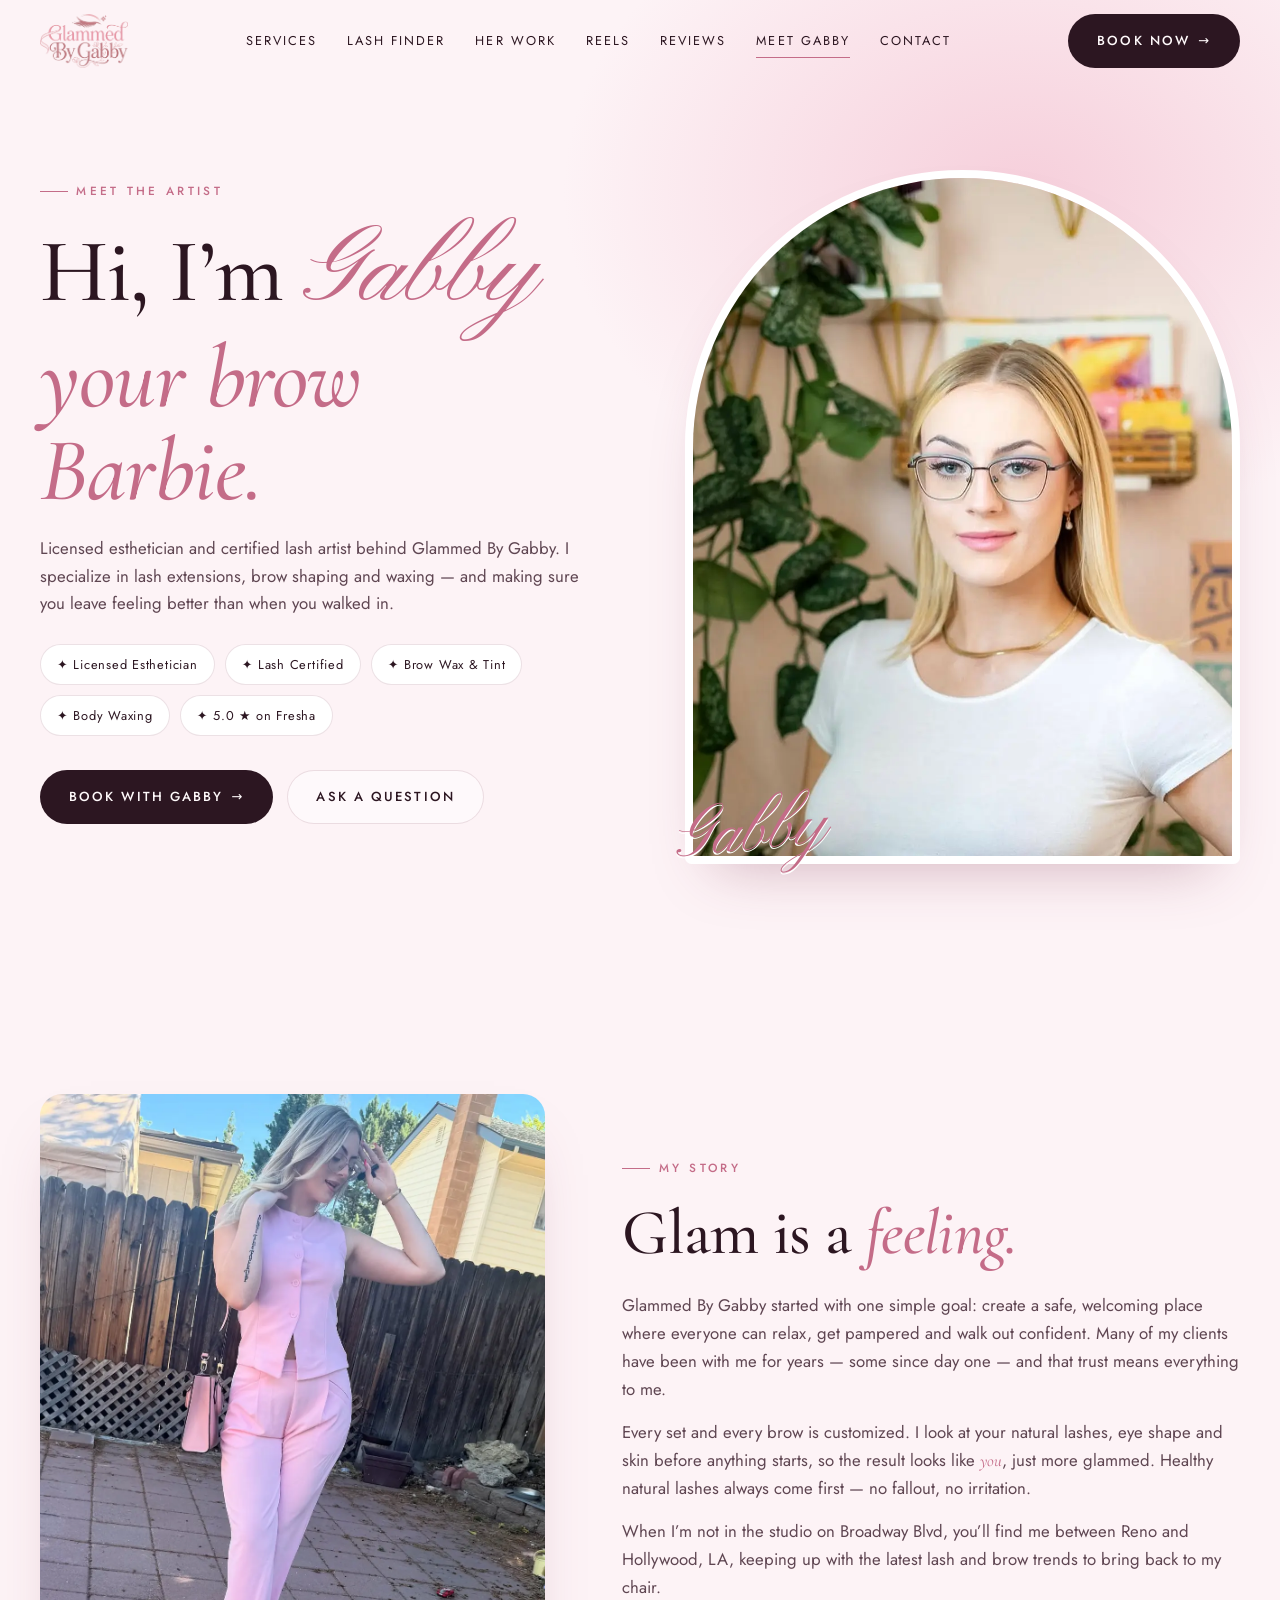
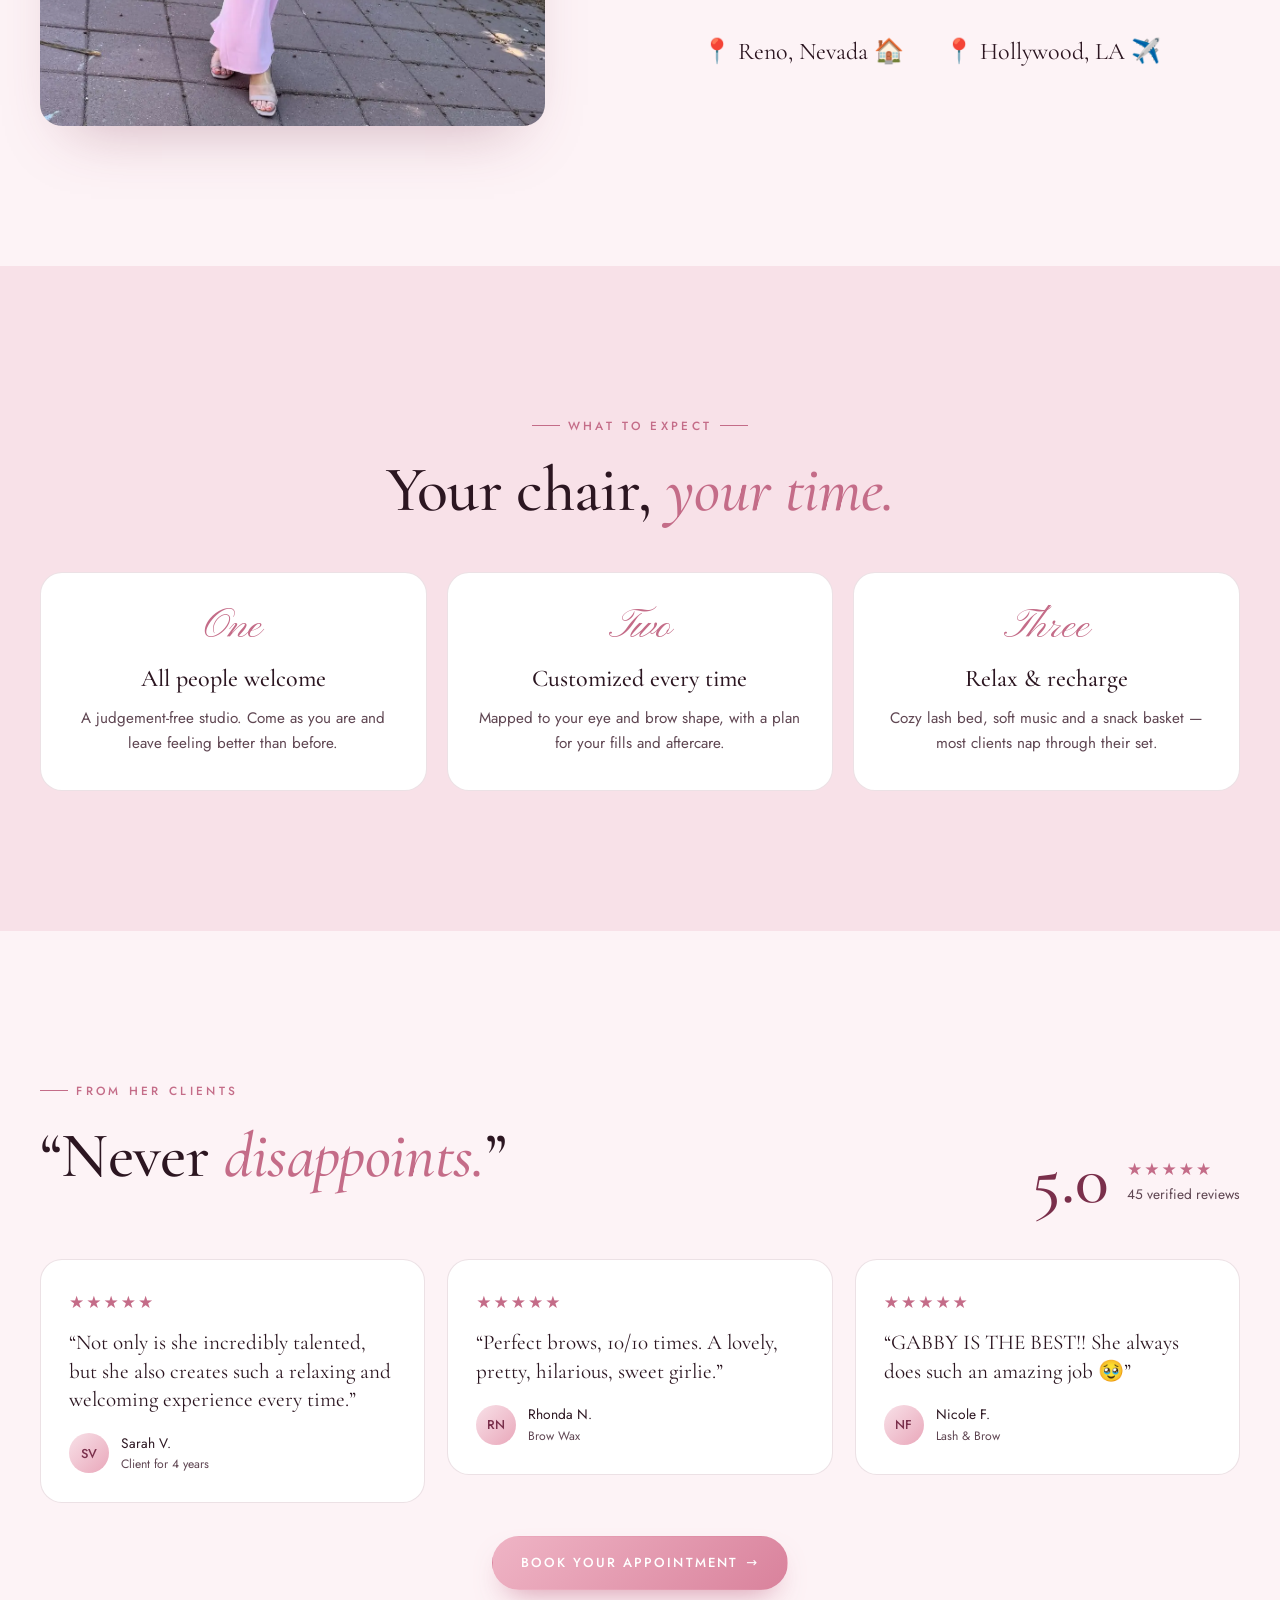
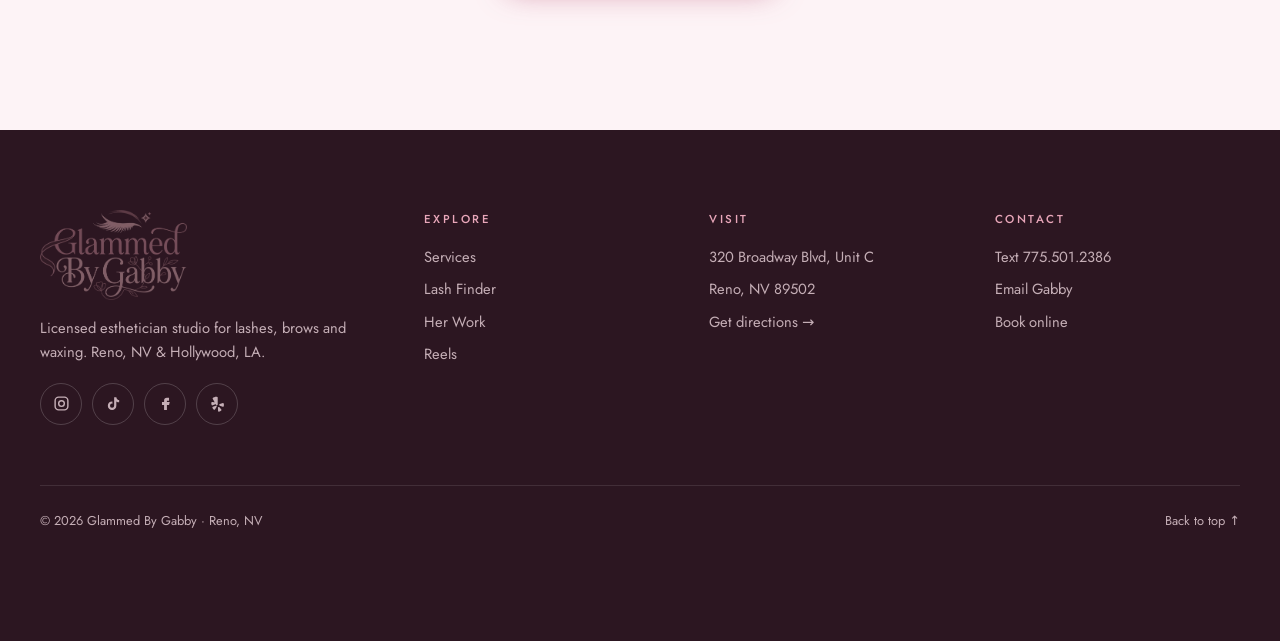
<file: about.html>
<!doctype html>
<html lang="en">
<head>
<meta charset="utf-8">
<meta name="viewport" content="width=device-width, initial-scale=1, viewport-fit=cover">
<title>Meet Gabby — Glammed By Gabby, Reno NV</title>
<meta name="description" content="Meet Gabrielle (Gabby), the licensed esthetician and certified lash artist behind Glammed By Gabby in Reno, NV.">
<meta name="theme-color" content="#fdf3f6">
<meta property="og:title" content="Meet Gabby — Glammed By Gabby">
<meta property="og:image" content="assets/img/og.jpg">
<link rel="icon" href="assets/img/icon.png">
<link rel="preconnect" href="https://fonts.googleapis.com">
<link rel="preconnect" href="https://fonts.gstatic.com" crossorigin>
<link href="https://fonts.googleapis.com/css2?family=Cormorant+Garamond:ital,wght@0,400;0,500;0,600;1,400;1,500&family=Jost:wght@300;400;500&family=Pinyon+Script&display=swap" rel="stylesheet">
<link rel="stylesheet" href="assets/css/style.css">
</head>
<body id="top">

<header class="hdr" id="hdr">
  <div class="wrap">
    <a href="index.html" class="brand" aria-label="Glammed By Gabby home"><img src="assets/img/logo.png" alt="Glammed By Gabby" width="762" height="465"></a>
    <nav class="nav" aria-label="Main">
      <a href="index.html#services">Services</a>
      <a href="index.html#finder">Lash Finder</a>
      <a href="index.html#work">Her Work</a>
      <a href="index.html#reels">Reels</a>
      <a href="index.html#reviews">Reviews</a>
      <a href="about.html" class="active">Meet Gabby</a>
      <a href="index.html#contact">Contact</a>
    </nav>
    <div class="hdr-cta">
      <a class="btn btn-primary js-book" href="#">Book now <span class="arr">→</span></a>
      <button class="menu-btn" id="menuBtn" aria-label="Open menu" aria-expanded="false"><span></span><span></span></button>
    </div>
  </div>
</header>

<div class="drawer" id="drawer" aria-hidden="true">
  <button class="close" id="drawerClose" aria-label="Close menu">✕</button>
  <a href="index.html#services">Services</a>
  <a href="index.html#finder">Lash Finder</a>
  <a href="index.html#work">Her Work</a>
  <a href="index.html#reels">Reels</a>
  <a href="index.html#reviews">Reviews</a>
  <a href="about.html">Meet Gabby</a>
  <a href="index.html#contact">Contact</a>
  <a class="btn btn-rose js-book" href="#">Book an appointment →</a>
</div>

<main>
<section class="about-hero">
  <div class="wrap split">
    <div>
      <span class="eyebrow reveal">Meet the artist</span>
      <h1 class="reveal d1">Hi, I’m <span class="script" style="font-size:1.2em">Gabby</span><br><em>your brow Barbie.</em></h1>
      <p class="lede reveal d2">Licensed esthetician and certified lash artist behind Glammed By Gabby. I specialize in lash extensions, brow shaping and waxing — and making sure you leave feeling better than when you walked in.</p>
      <div class="creds reveal d3">
        <span>✦ Licensed Esthetician</span><span>✦ Lash Certified</span><span>✦ Brow Wax &amp; Tint</span><span>✦ Body Waxing</span><span>✦ 5.0 ★ on Fresha</span>
      </div>
      <div class="hero-ctas reveal d3">
        <a class="btn btn-primary js-book" href="#">Book with Gabby <span class="arr">→</span></a>
        <a class="btn btn-ghost" href="index.html#contact">Ask a question</a>
      </div>
    </div>
    <div class="bio-portrait reveal d2">
      <div class="frame"><img src="assets/img/gabby-portrait.webp" alt="Portrait of Gabby, owner of Glammed By Gabby"></div>
      <span class="sig" aria-hidden="true">Gabby</span>
    </div>
  </div>
</section>

<section class="sec">
  <div class="wrap bio-body">
    <div class="pink-shot reveal"><img src="assets/img/gabby-pink.webp" alt="Gabby in a pink two-piece outfit" loading="lazy"></div>
    <div class="bio-text reveal d1">
      <span class="eyebrow">My story</span>
      <h2>Glam is a <em>feeling.</em></h2>
      <!-- EDIT: replace with Gabby's own words -->
      <p>Glammed By Gabby started with one simple goal: create a safe, welcoming place where everyone can relax, get pampered and walk out confident. Many of my clients have been with me for years — some since day one — and that trust means everything to me.</p>
      <p>Every set and every brow is customized. I look at your natural lashes, eye shape and skin before anything starts, so the result looks like <em>you</em>, just more glammed. Healthy natural lashes always come first — no fallout, no irritation.</p>
      <p>When I’m not in the studio on Broadway Blvd, you’ll find me between Reno and Hollywood, LA, keeping up with the latest lash and brow trends to bring back to my chair.</p>
      <div class="cities"><span>📍 Reno, Nevada 🏠</span><span>📍 Hollywood, LA ✈️</span></div>
    </div>
  </div>
</section>

<section class="sec" style="background:var(--petal)">
  <div class="wrap">
    <div class="sec-head center reveal">
      <span class="eyebrow">What to expect</span>
      <h2>Your chair, <em>your time.</em></h2>
    </div>
    <div class="pillars">
      <div class="pillar reveal"><span class="script">One</span><h4>All people welcome</h4><p>A judgement-free studio. Come as you are and leave feeling better than before.</p></div>
      <div class="pillar reveal d1"><span class="script">Two</span><h4>Customized every time</h4><p>Mapped to your eye and brow shape, with a plan for your fills and aftercare.</p></div>
      <div class="pillar reveal d2"><span class="script">Three</span><h4>Relax &amp; recharge</h4><p>Cozy lash bed, soft music and a snack basket — most clients nap through their set.</p></div>
    </div>
  </div>
</section>

<section class="sec">
  <div class="wrap">
    <div class="rev-top reveal">
      <div><span class="eyebrow">From her clients</span><h2>“Never <em>disappoints.</em>”</h2></div>
      <div class="score"><b>5.0</b><div><span class="stars">★★★★★</span><small>45 verified reviews</small></div></div>
    </div>
    <div class="rev-grid">
      <article class="rev reveal"><span class="stars">★★★★★</span><q>Not only is she incredibly talented, but she also creates such a relaxing and welcoming experience every time.</q><div class="who"><span class="av">SV</span><div>Sarah V.<small>Client for 4 years</small></div></div></article>
      <article class="rev reveal d1"><span class="stars">★★★★★</span><q>Perfect brows, 10/10 times. A lovely, pretty, hilarious, sweet girlie.</q><div class="who"><span class="av">RN</span><div>Rhonda N.<small>Brow Wax</small></div></div></article>
      <article class="rev reveal d2"><span class="stars">★★★★★</span><q>GABBY IS THE BEST!! She always does such an amazing job 🥹</q><div class="who"><span class="av">NF</span><div>Nicole F.<small>Lash &amp; Brow</small></div></div></article>
    </div>
    <div style="text-align:center;margin-top:30px" class="reveal"><a class="btn btn-rose js-book" href="#">Book your appointment <span class="arr">→</span></a></div>
  </div>
</section>
</main>

<footer class="ftr">
  <div class="wrap">
    <div class="ftr-grid">
      <div>
        <img src="assets/img/logo-light.png" alt="Glammed By Gabby" loading="lazy">
        <p>Licensed esthetician studio for lashes, brows and waxing. Reno, NV &amp; Hollywood, LA.</p>
        <div class="socials">
          <a href="https://www.instagram.com/glammed_by_gabby" target="_blank" rel="noopener" aria-label="Instagram"><svg viewBox="0 0 24 24" fill="none" stroke="currentColor" stroke-width="2"><rect x="3" y="3" width="18" height="18" rx="5"/><circle cx="12" cy="12" r="4"/></svg></a>
          <a href="https://www.tiktok.com/@gabbyxvenus" target="_blank" rel="noopener" aria-label="TikTok"><svg viewBox="0 0 24 24" fill="currentColor"><path d="M16 3c.4 2.4 1.9 3.9 4 4.2v3.1a7.7 7.7 0 0 1-4-1.3V15a6 6 0 1 1-6-6h.5v3.2a2.9 2.9 0 1 0 2.4 2.8V3z"/></svg></a>
          <a href="https://www.facebook.com/glammedbygabby" target="_blank" rel="noopener" aria-label="Facebook"><svg viewBox="0 0 24 24" fill="currentColor"><path d="M14 8h3V4h-3a4 4 0 0 0-4 4v2H7v4h3v7h4v-7h3l1-4h-4V8z"/></svg></a>
          <a href="https://www.yelp.com/biz/glammed-by-gabby-reno" target="_blank" rel="noopener" aria-label="Yelp"><svg viewBox="0 0 24 24" fill="currentColor"><path d="M11 2.5c-1.6-.3-5 .7-5.7 1.7-.3.5-.2 1 .1 1.5l4.8 8.3c.6 1 2.1.6 2.1-.6V3.7c0-.6-.5-1.1-1.3-1.2zM19.6 11.4l-4.3 1.3c-1.1.3-1.2 1.9-.1 2.3l4.2 1.6c.6.2 1.2-.1 1.4-.7.4-1.1.4-2.4.1-3.6-.2-.7-.8-1-1.3-.9zM14.7 17.2c-.8-.8-2.2-.2-2.1.9l.2 4.4c0 .6.6 1.1 1.2 1 1.2-.2 2.4-.8 3.3-1.6.5-.4.5-1.1.1-1.5zM9.7 15.1l-4.2 1.4c-.6.2-.9.8-.7 1.4.4 1.1 1.1 2.1 2.1 2.8.5.4 1.2.2 1.5-.3l2.4-3.7c.6-1-.4-2.2-1.1-1.6zM4.6 9.8c-.6-.2-1.2.2-1.3.8-.2 1.1 0 2.3.4 3.4.2.6.9.8 1.4.6l4.2-1.6c1.1-.4.9-2-.2-2.3z"/></svg></a>
        </div>
      </div>
      <div><h5>Explore</h5><ul><li><a href="index.html#services">Services</a></li><li><a href="index.html#finder">Lash Finder</a></li><li><a href="index.html#work">Her Work</a></li><li><a href="index.html#reels">Reels</a></li></ul></div>
      <div><h5>Visit</h5><ul><li>320 Broadway Blvd, Unit C</li><li>Reno, NV 89502</li><li><a href="https://www.google.com/maps/search/?api=1&query=320%20Broadway%20Blvd%20Unit%20C%20Reno%20NV%2089502" target="_blank" rel="noopener">Get directions →</a></li></ul></div>
      <div><h5>Contact</h5><ul><li><a href="sms:+17755012386">Text 775.501.2386</a></li><li><a href="mailto:glammed.by.gabby07@gmail.com">Email Gabby</a></li><li><a class="js-book" href="#">Book online</a></li></ul></div>
    </div>
    <div class="ftr-bottom"><span>© <span id="yr">2026</span> Glammed By Gabby · Reno, NV</span><a href="#top">Back to top ↑</a></div>
  </div>
</footer>

<div class="mbar" id="mbar"><a href="sms:+17755012386">Text</a><a href="index.html#services">Menu</a><a class="b js-book" href="#">Book now</a></div>

<script src="assets/js/main.js"></script>
</body>
</html>
</file>
<file: assets/css/style.css>
/* Glammed By Gabby — Lash · Brow · Wax · Reno NV */
:root{
  --blush:#fdf3f6;
  --petal:#f8e1e8;
  --rose:#e9a7ba;
  --rose-deep:#c46c88;
  --berry:#7a2f4b;
  --ink:#2c1621;
  --ink-soft:#5f4652;
  --gold:#c9a27e;
  --cream:#fffafb;
  --line:rgba(122,47,75,.14);
  --shadow:0 30px 60px -30px rgba(122,47,75,.35);
  --radius:22px;
  --serif:"Cormorant Garamond",Georgia,serif;
  --script:"Pinyon Script",cursive;
  --sans:"Jost",system-ui,sans-serif;
  --wrap:1200px;
}
*{box-sizing:border-box;margin:0;padding:0}
html{scroll-behavior:smooth;-webkit-text-size-adjust:100%}
body{background:var(--blush);color:var(--ink);font-family:var(--sans);font-weight:400;font-size:17px;line-height:1.65;overflow-x:hidden}
img,video{display:block;max-width:100%}
a{color:inherit;text-decoration:none}
button,input,select,textarea{font:inherit;color:inherit}
::selection{background:var(--rose);color:var(--ink)}
.wrap{width:min(var(--wrap),100% - 40px);margin-inline:auto}
em{font-style:italic;color:var(--rose-deep);font-family:var(--serif)}
.script{font-family:var(--script);font-weight:400;color:var(--rose-deep);letter-spacing:0}
.eyebrow{font-size:.74rem;letter-spacing:.28em;text-transform:uppercase;color:var(--rose-deep);font-weight:500;display:inline-flex;align-items:center;gap:.7em}
.eyebrow::before{content:"";width:28px;height:1px;background:currentColor}
h1,h2,h3{font-family:var(--serif);font-weight:500;line-height:1.04;letter-spacing:-.01em}
h2{font-size:clamp(2.3rem,5vw,4rem);margin:.35em 0 .4em}
h3{font-size:1.6rem}
.lede{color:var(--ink-soft);max-width:56ch;font-size:1.05rem}
section{position:relative}
.sec{padding:clamp(80px,11vw,140px) 0}
.sec-head{max-width:720px;margin-bottom:48px}
.center{text-align:center;margin-inline:auto}
.center .eyebrow::after{content:"";width:28px;height:1px;background:currentColor}

/* buttons */
.btn{display:inline-flex;align-items:center;gap:.6em;padding:15px 28px;border-radius:999px;font-size:.82rem;letter-spacing:.16em;text-transform:uppercase;font-weight:500;transition:.35s cubic-bezier(.2,.8,.2,1);border:1px solid transparent;cursor:pointer;white-space:nowrap}
.btn-primary{background:var(--ink);color:var(--cream)}
.btn-primary:hover{background:var(--berry);transform:translateY(-2px);box-shadow:var(--shadow)}
.btn-rose{background:linear-gradient(135deg,#efb4c5,#d9829c);color:#fff;box-shadow:0 14px 30px -14px rgba(196,108,136,.8)}
.btn-rose:hover{transform:translateY(-2px);filter:saturate(1.15)}
.btn-ghost{border-color:var(--line);background:rgba(255,255,255,.5)}
.btn-ghost:hover{border-color:var(--rose-deep);color:var(--rose-deep)}
.btn .arr{transition:transform .3s}
.btn:hover .arr{transform:translateX(4px)}

/* header */
.hdr{position:fixed;inset:0 0 auto;z-index:60;transition:.4s;padding:14px 0}
.hdr.scrolled{background:rgba(253,243,246,.86);backdrop-filter:blur(14px);-webkit-backdrop-filter:blur(14px);box-shadow:0 1px 0 var(--line);padding:8px 0}
.hdr .wrap{display:flex;align-items:center;justify-content:space-between;gap:20px}
.brand img{height:54px;width:auto;transition:.4s}
.hdr.scrolled .brand img{height:44px}
.nav{display:flex;gap:30px;font-size:.8rem;letter-spacing:.16em;text-transform:uppercase}
.nav a{position:relative;padding:6px 0}
.nav a::after{content:"";position:absolute;left:0;bottom:0;height:1px;width:0;background:var(--rose-deep);transition:.3s}
.nav a:hover::after,.nav a.active::after{width:100%}
.hdr-cta{display:flex;align-items:center;gap:12px}
.menu-btn{display:none;width:46px;height:46px;border-radius:50%;border:1px solid var(--line);background:rgba(255,255,255,.6);cursor:pointer;align-items:center;justify-content:center;flex-direction:column;gap:5px}
.menu-btn span{width:18px;height:1.5px;background:var(--ink);transition:.3s}
.drawer{position:fixed;inset:0;z-index:80;background:var(--ink);color:var(--cream);display:flex;flex-direction:column;justify-content:center;padding:40px 28px;transform:translateY(-100%);transition:.6s cubic-bezier(.7,0,.2,1);visibility:hidden}
.drawer.open{transform:none;visibility:visible}
.drawer a{font-family:var(--serif);font-size:2.4rem;line-height:1.35;display:block}
.drawer a:hover{color:var(--rose)}
.drawer .close{position:absolute;top:22px;right:22px;width:46px;height:46px;border-radius:50%;border:1px solid rgba(255,255,255,.25);background:none;color:#fff;font-size:1.3rem;cursor:pointer}
.drawer .btn{margin-top:30px;align-self:flex-start;font-family:var(--sans);font-size:.82rem}

/* hero */
.hero{min-height:100svh;display:flex;align-items:center;padding:130px 0 70px;overflow:hidden;background:radial-gradient(ellipse 70% 60% at 85% 30%,#f6cfdb 0%,transparent 60%),radial-gradient(ellipse 50% 50% at 0% 100%,#fbe3ea 0%,transparent 60%),var(--blush)}
.hero .wrap{display:grid;grid-template-columns:1.1fr .9fr;gap:60px;align-items:center}
.hero h1{font-size:clamp(3rem,7.4vw,6.6rem);margin:22px 0 22px}
.hero h1 .script{font-size:1.15em;line-height:.8;display:inline-block;transform:translateY(.08em)}
.hero .lede{font-size:1.12rem}
.hero-ctas{display:flex;flex-wrap:wrap;gap:14px;margin:34px 0 40px}
.hero-meta{display:flex;flex-wrap:wrap;gap:28px;font-size:.88rem;color:var(--ink-soft);border-top:1px solid var(--line);padding-top:22px}
.hero-meta strong{display:block;color:var(--ink);font-weight:500;font-size:1rem}
.stars{color:var(--rose-deep);letter-spacing:2px}
.hero-art{position:relative;justify-self:center;width:min(430px,100%)}
.arch{position:relative;aspect-ratio:9/14;border-radius:999px 999px 26px 26px;overflow:hidden;box-shadow:0 50px 90px -40px rgba(122,47,75,.55);border:8px solid #fff}
.arch video,.arch img{width:100%;height:100%;object-fit:cover}
.arch::after{content:"";position:absolute;inset:0;background:linear-gradient(180deg,transparent 60%,rgba(44,22,33,.35))}
.arch-ring{position:absolute;inset:-26px -26px auto;aspect-ratio:9/14;border-radius:999px 999px 34px 34px;border:1px solid var(--rose);opacity:.6;pointer-events:none}
.badge{position:absolute;left:-46px;bottom:60px;background:#fff;border-radius:20px;padding:16px 20px;box-shadow:var(--shadow);display:flex;gap:12px;align-items:center;animation:float 6s ease-in-out infinite}
.badge b{font-family:var(--serif);font-size:2rem;font-weight:600;line-height:1}
.badge small{display:block;margin-top:4px;font-size:.72rem;letter-spacing:.12em;text-transform:uppercase;color:var(--ink-soft);line-height:1.3}
.seal{position:absolute;right:-30px;top:40px;width:120px;height:120px;animation:spin 22s linear infinite}
.seal text{font-family:var(--sans);font-size:9.6px;letter-spacing:3.2px;text-transform:uppercase;fill:var(--berry)}
.sparkle{position:absolute;color:var(--rose-deep);animation:twinkle 3s ease-in-out infinite}
@keyframes float{50%{transform:translateY(-10px)}}
@keyframes spin{to{transform:rotate(360deg)}}
@keyframes twinkle{50%{opacity:.25;transform:scale(.7)}}

/* marquee */
.marquee{background:var(--ink);color:var(--petal);overflow:hidden;padding:20px 0;border-block:1px solid rgba(255,255,255,.06)}
.marquee-track{display:flex;gap:50px;width:max-content;animation:marq 34s linear infinite;font-family:var(--serif);font-size:1.7rem;font-style:italic;white-space:nowrap}
.marquee-track span{display:inline-flex;align-items:center;gap:50px}
.marquee-track span::after{content:"✦";font-style:normal;font-size:.9rem;color:var(--rose)}
@keyframes marq{to{transform:translateX(-50%)}}

/* services */
.svc-tools{display:flex;flex-wrap:wrap;gap:14px;align-items:center;justify-content:space-between;margin-bottom:34px}
.search{position:relative;flex:1 1 320px;max-width:440px}
.search input{width:100%;padding:16px 20px 16px 50px;border-radius:999px;border:1px solid var(--line);background:#fff;outline:none;transition:.3s}
.search input:focus{border-color:var(--rose-deep);box-shadow:0 0 0 4px rgba(233,167,186,.3)}
.search svg{position:absolute;left:19px;top:50%;transform:translateY(-50%);width:18px;color:var(--rose-deep)}
.chips{display:flex;flex-wrap:wrap;gap:8px}
.chip{padding:10px 18px;border-radius:999px;border:1px solid var(--line);background:rgba(255,255,255,.6);font-size:.78rem;letter-spacing:.1em;text-transform:uppercase;cursor:pointer;transition:.25s}
.chip:hover{border-color:var(--rose-deep)}
.chip.on{background:var(--ink);color:#fff;border-color:var(--ink)}
.svc-grid{display:grid;grid-template-columns:repeat(2,1fr);gap:0 60px}
.svc-cat{grid-column:1/-1;font-family:var(--serif);font-size:2rem;font-style:italic;color:var(--berry);margin:30px 0 6px;display:flex;align-items:center;gap:16px}
.svc-cat::after{content:"";flex:1;height:1px;background:var(--line)}
.svc{display:grid;grid-template-columns:1fr auto;gap:4px 20px;padding:20px 0;border-bottom:1px dashed var(--line);transition:.25s;align-items:baseline}
.svc:hover{padding-left:8px}
.svc h4{font-family:var(--serif);font-size:1.4rem;font-weight:500}
.svc .price{font-family:var(--serif);font-size:1.4rem;color:var(--rose-deep);font-weight:600}
.svc .price.tbd{font-family:var(--sans);font-size:.68rem;letter-spacing:.16em;text-transform:uppercase;font-weight:500;color:var(--ink-soft);border:1px solid var(--line);padding:4px 10px;border-radius:999px}
.svc p{grid-column:1/-1;color:var(--ink-soft);font-size:.92rem}
.svc .meta{grid-column:1/-1;display:flex;gap:16px;align-items:center;font-size:.76rem;letter-spacing:.12em;text-transform:uppercase;color:var(--ink-soft)}
.svc .meta a{color:var(--rose-deep);font-weight:500}
.svc .tag{background:var(--petal);color:var(--berry);padding:3px 10px;border-radius:999px;letter-spacing:.08em}
.svc.hide,.svc-cat.hide{display:none}
.svc-empty{display:none;padding:40px 0;color:var(--ink-soft);grid-column:1/-1}
.svc-note{margin-top:34px;font-size:.92rem;color:var(--ink-soft);display:flex;flex-wrap:wrap;gap:12px 24px;align-items:center}
.svc-note a{color:var(--rose-deep);border-bottom:1px solid currentColor}

/* signature */
.signature{background:linear-gradient(180deg,var(--blush),var(--petal))}
.split{display:grid;grid-template-columns:1fr 1fr;gap:clamp(40px,7vw,100px);align-items:center}
.photo-stack{position:relative}
.photo-stack .main{border-radius:var(--radius);overflow:hidden;box-shadow:var(--shadow);aspect-ratio:4/5}
.photo-stack .main img{width:100%;height:100%;object-fit:cover}
.photo-stack .mini{position:absolute;width:44%;right:-24px;bottom:-34px;border-radius:18px;overflow:hidden;border:6px solid #fff;box-shadow:var(--shadow);aspect-ratio:1}
.photo-stack .mini img{width:100%;height:100%;object-fit:cover}
.big-quote{font-family:var(--serif);font-size:clamp(2rem,3.6vw,3rem);line-height:1.1;margin:18px 0}
.ticks{list-style:none;margin:26px 0 34px;display:grid;gap:12px}
.ticks li{display:flex;gap:14px;align-items:flex-start;color:var(--ink-soft)}
.ticks li::before{content:"✦";color:var(--rose-deep);font-size:.8rem;margin-top:5px}

/* lash finder */
.finder{background:var(--ink);color:var(--petal);overflow:hidden}
.finder h2,.finder h3{color:#fff}
.finder .lede{color:rgba(248,225,232,.75)}
.finder em{color:var(--rose)}
.finder .eyebrow{color:var(--rose)}
.finder-box{display:grid;grid-template-columns:1.1fr .9fr;gap:50px;align-items:center;background:linear-gradient(145deg,rgba(255,255,255,.06),rgba(255,255,255,.02));border:1px solid rgba(255,255,255,.1);border-radius:30px;padding:clamp(26px,4vw,52px)}
.eye-svg{width:100%;height:auto}
.range-wrap{margin-top:26px}
.range-labels{display:flex;justify-content:space-between;font-size:.74rem;letter-spacing:.18em;text-transform:uppercase;color:rgba(248,225,232,.6);margin-top:10px}
input[type=range]{-webkit-appearance:none;appearance:none;width:100%;height:4px;border-radius:4px;background:linear-gradient(90deg,var(--rose) var(--p,0%),rgba(255,255,255,.18) var(--p,0%));outline:none}
input[type=range]::-webkit-slider-thumb{-webkit-appearance:none;width:26px;height:26px;border-radius:50%;background:#fff;border:6px solid var(--rose-deep);cursor:grab;box-shadow:0 0 0 6px rgba(233,167,186,.2)}
input[type=range]::-moz-range-thumb{width:16px;height:16px;border-radius:50%;background:#fff;border:6px solid var(--rose-deep);cursor:grab}
.style-tabs{display:flex;flex-wrap:wrap;gap:8px;margin-bottom:24px}
.style-tabs button{padding:9px 16px;border-radius:999px;border:1px solid rgba(255,255,255,.2);background:none;color:var(--petal);font-size:.76rem;letter-spacing:.12em;text-transform:uppercase;cursor:pointer;transition:.25s}
.style-tabs button.on{background:var(--rose);color:var(--ink);border-color:var(--rose)}
.style-card h3{font-size:2.6rem;margin-bottom:10px}
.style-card p{color:rgba(248,225,232,.8);min-height:5.2em}
.style-stats{display:grid;grid-template-columns:repeat(3,1fr);gap:14px;margin:26px 0 30px;border-top:1px solid rgba(255,255,255,.12);padding-top:22px}
.style-stats small{display:block;font-size:.68rem;letter-spacing:.2em;text-transform:uppercase;color:rgba(248,225,232,.55)}
.style-stats b{font-family:var(--serif);font-weight:500;font-size:1.3rem;color:#fff}
.fade-swap{animation:fadeup .5s ease}
@keyframes fadeup{from{opacity:0;transform:translateY(8px)}}

/* before after */
.ba-wrap{display:grid;grid-template-columns:repeat(2,1fr);gap:28px}
.ba{position:relative;aspect-ratio:2/1;border-radius:var(--radius);overflow:hidden;box-shadow:var(--shadow);user-select:none;touch-action:pan-y;cursor:ew-resize;background:#ddd}
.ba img{position:absolute;inset:0;width:100%;height:100%;object-fit:cover;pointer-events:none}
.ba .after-clip{position:absolute;inset:0;clip-path:inset(0 0 0 var(--x,50%))}
.ba .handle{position:absolute;top:0;bottom:0;left:var(--x,50%);width:2px;background:#fff;transform:translateX(-1px)}
.ba .handle::after{content:"‹ ›";position:absolute;top:50%;left:50%;transform:translate(-50%,-50%);width:48px;height:48px;border-radius:50%;background:#fff;color:var(--berry);display:grid;place-items:center;font-size:1.1rem;letter-spacing:4px;box-shadow:0 8px 20px rgba(0,0,0,.2)}
.ba .lbl{position:absolute;top:14px;font-size:.68rem;letter-spacing:.2em;text-transform:uppercase;background:rgba(44,22,33,.6);color:#fff;padding:6px 12px;border-radius:999px;backdrop-filter:blur(6px)}
.ba .lbl.l{left:14px}.ba .lbl.r{right:14px}
.ba-cap{margin-top:14px;font-family:var(--serif);font-size:1.2rem;font-style:italic;color:var(--berry)}

/* gallery */
.gallery{display:grid;grid-template-columns:repeat(4,1fr);grid-auto-rows:220px;gap:16px}
.g{position:relative;border-radius:18px;overflow:hidden;cursor:zoom-in;background:var(--petal)}
.g img{width:100%;height:100%;object-fit:cover;transition:transform 1s cubic-bezier(.2,.8,.2,1)}
.g:hover img{transform:scale(1.06)}
.g figcaption{position:absolute;left:12px;bottom:12px;right:12px;background:rgba(255,250,251,.92);border-radius:12px;padding:8px 14px;font-size:.78rem;transform:translateY(130%);transition:.4s;display:flex;justify-content:space-between;gap:10px}
.g figcaption b{font-family:var(--serif);font-size:1.05rem;font-weight:600}
.g:hover figcaption,.g:focus-visible figcaption{transform:none}
.g.tall{grid-row:span 2}
.g.wide{grid-column:span 2}
.lightbox{position:fixed;inset:0;z-index:100;background:rgba(28,12,20,.94);display:none;align-items:center;justify-content:center;padding:30px}
.lightbox.open{display:flex}
.lightbox img{max-height:86vh;max-width:min(1100px,92vw);border-radius:14px;object-fit:contain}
.lb-btn{position:absolute;width:52px;height:52px;border-radius:50%;border:1px solid rgba(255,255,255,.25);background:rgba(255,255,255,.06);color:#fff;font-size:1.3rem;cursor:pointer}
.lb-btn:hover{background:var(--rose-deep)}
.lb-close{top:20px;right:20px}.lb-prev{left:20px;top:50%}.lb-next{right:20px;top:50%}
.lb-cap{position:absolute;bottom:20px;left:0;right:0;text-align:center;color:var(--petal);font-family:var(--serif);font-style:italic;font-size:1.2rem}

/* reels */
.reels{background:radial-gradient(ellipse at 50% 0%,#f6d2dd,transparent 60%),var(--petal)}
.reel-row{display:grid;grid-template-columns:repeat(3,1fr);gap:28px;max-width:1000px;margin:0 auto}
.reel{position:relative}
.phone{position:relative;aspect-ratio:9/16;border-radius:34px;overflow:hidden;background:#111;border:7px solid #1d0f16;box-shadow:0 40px 70px -35px rgba(122,47,75,.7);transition:transform .5s cubic-bezier(.2,.8,.2,1)}
.reel:nth-child(2) .phone{transform:translateY(-30px)}
.reel:hover .phone{transform:translateY(-10px) rotate(-1deg)}
.reel:nth-child(2):hover .phone{transform:translateY(-40px) rotate(1deg)}
.phone video{width:100%;height:100%;object-fit:cover}
.phone .notch{position:absolute;top:10px;left:50%;transform:translateX(-50%);width:34%;height:20px;border-radius:20px;background:#1d0f16;z-index:2}
.play{position:absolute;inset:0;display:grid;place-items:center;background:linear-gradient(180deg,transparent 50%,rgba(0,0,0,.45));border:0;cursor:pointer;color:#fff;transition:.3s}
.play span{width:66px;height:66px;border-radius:50%;background:rgba(255,255,255,.22);backdrop-filter:blur(8px);display:grid;place-items:center;border:1px solid rgba(255,255,255,.5);font-size:1.3rem;transition:.3s}
.play:hover span{background:var(--rose-deep);transform:scale(1.08)}
.reel.playing .play{opacity:0}
.reel.playing .play:hover{opacity:1}
.reel-cap{text-align:center;margin-top:18px}
.reel-cap b{display:block;font-family:var(--serif);font-size:1.4rem;font-weight:500}
.reel-cap small{font-size:.74rem;letter-spacing:.18em;text-transform:uppercase;color:var(--ink-soft)}
.sound{position:absolute;top:40px;right:14px;z-index:3;width:38px;height:38px;border-radius:50%;border:0;background:rgba(0,0,0,.45);color:#fff;cursor:pointer;font-size:.95rem;display:none}
.reel.playing .sound{display:block}

/* reviews */
.rev-top{display:flex;flex-wrap:wrap;justify-content:space-between;align-items:flex-end;gap:24px;margin-bottom:44px}
.score{display:flex;align-items:center;gap:18px}
.score b{font-family:var(--serif);font-size:4.4rem;font-weight:500;line-height:1;color:var(--berry)}
.score small{display:block;color:var(--ink-soft);font-size:.86rem}
.rev-grid{columns:3 300px;column-gap:22px}
.rev{break-inside:avoid;margin-bottom:22px;background:#fff;border-radius:var(--radius);padding:28px;border:1px solid var(--line);transition:.35s}
.rev:hover{transform:translateY(-4px);box-shadow:var(--shadow)}
.rev q{display:block;font-family:var(--serif);font-size:1.32rem;line-height:1.35;quotes:"“" "”";margin:12px 0 18px}
.rev .who{display:flex;align-items:center;gap:12px;font-size:.86rem}
.rev .av{width:40px;height:40px;border-radius:50%;background:linear-gradient(135deg,var(--petal),var(--rose));display:grid;place-items:center;font-weight:500;color:var(--berry);font-size:.8rem}
.rev .who small{display:block;color:var(--ink-soft);font-size:.76rem}

/* studio */
.studio{background:var(--cream)}
.studio-grid{display:grid;grid-template-columns:1.2fr 1fr;gap:clamp(36px,6vw,80px);align-items:center}
.collage{display:grid;grid-template-columns:1fr 1fr;grid-template-rows:240px 240px;gap:14px}
.collage div{border-radius:18px;overflow:hidden}
.collage div:first-child{grid-row:span 2}
.collage img{width:100%;height:100%;object-fit:cover}
.facts{list-style:none;margin:28px 0;border-top:1px solid var(--line)}
.facts li{display:flex;justify-content:space-between;gap:20px;padding:14px 0;border-bottom:1px solid var(--line);font-size:.95rem}
.facts span{color:var(--ink-soft);font-size:.76rem;letter-spacing:.18em;text-transform:uppercase}
.hours{width:100%;border-collapse:collapse;font-size:.95rem;margin-top:8px}
.hours td{padding:9px 0;border-bottom:1px dashed var(--line)}
.hours td:last-child{text-align:right;color:var(--ink-soft)}
.hours tr.today td{color:var(--berry);font-weight:500}
.open-pill{display:inline-flex;align-items:center;gap:8px;font-size:.76rem;letter-spacing:.14em;text-transform:uppercase;padding:7px 14px;border-radius:999px;background:var(--petal);color:var(--berry);margin-bottom:10px}
.open-pill i{width:8px;height:8px;border-radius:50%;background:#bbb}
.open-pill.is-open i{background:#3fb37f;box-shadow:0 0 0 4px rgba(63,179,127,.2)}

/* care */
.care-grid{display:grid;grid-template-columns:repeat(4,1fr);gap:20px}
.care{background:#fff;border-radius:var(--radius);padding:30px 26px;border:1px solid var(--line);position:relative;overflow:hidden}
.care .n{font-family:var(--script);font-size:3rem;color:var(--rose);line-height:1}
.care small{display:block;font-size:.7rem;letter-spacing:.2em;text-transform:uppercase;color:var(--rose-deep);margin:12px 0 6px}
.care h4{font-family:var(--serif);font-size:1.45rem;font-weight:500;margin-bottom:8px}
.care p{font-size:.92rem;color:var(--ink-soft)}

/* contact */
.contact{background:linear-gradient(160deg,var(--petal),#f3cdd9)}
.contact-grid{display:grid;grid-template-columns:.85fr 1.15fr;gap:clamp(36px,6vw,80px);align-items:start}
.form{background:var(--cream);border-radius:30px;padding:clamp(26px,4vw,44px);box-shadow:var(--shadow)}
.form .row{display:grid;grid-template-columns:1fr 1fr;gap:16px}
.field{margin-bottom:16px}
.field label{display:block;font-size:.72rem;letter-spacing:.18em;text-transform:uppercase;color:var(--ink-soft);margin-bottom:7px}
.field input,.field select,.field textarea{width:100%;padding:14px 16px;border-radius:14px;border:1px solid var(--line);background:#fff;outline:none;transition:.25s}
.field textarea{min-height:120px;resize:vertical}
.field input:focus,.field select:focus,.field textarea:focus{border-color:var(--rose-deep);box-shadow:0 0 0 4px rgba(233,167,186,.28)}
.seg{display:flex;flex-wrap:wrap;gap:8px}
.seg label{margin:0;cursor:pointer;position:relative}
.seg input{position:absolute;inset:0;width:100%;height:100%;opacity:0;pointer-events:none}
.seg span{display:inline-block;padding:10px 16px;border-radius:999px;border:1px solid var(--line);font-size:.82rem;letter-spacing:.04em;text-transform:none;color:var(--ink);background:#fff;transition:.2s}
.seg input:checked+span{background:var(--ink);color:#fff;border-color:var(--ink)}
.seg input:focus-visible+span{outline:2px solid var(--rose-deep);outline-offset:2px}
.form-status{margin-top:14px;font-size:.92rem;min-height:1.4em}
.form-status.ok{color:#2f8a5f}.form-status.err{color:#b0304f}
.hp{position:absolute;left:-9999px}
.contact-list{list-style:none;margin-top:30px;display:grid;gap:12px}
.contact-list a{display:flex;align-items:center;gap:16px;padding:16px 20px;background:rgba(255,255,255,.65);border-radius:16px;border:1px solid var(--line);transition:.3s}
.contact-list a:hover{background:#fff;transform:translateX(6px)}
.contact-list .ic{width:42px;height:42px;border-radius:50%;background:var(--ink);color:#fff;display:grid;place-items:center;flex:none}
.contact-list .ic svg{width:18px;height:18px}
.contact-list small{display:block;font-size:.7rem;letter-spacing:.18em;text-transform:uppercase;color:var(--ink-soft)}

/* extras strip */
.extras{display:grid;grid-template-columns:repeat(3,1fr);gap:20px;margin-top:60px}
.extra{display:block;padding:28px;border-radius:var(--radius);background:var(--ink);color:var(--petal);transition:.35s;position:relative;overflow:hidden}
.extra::after{content:"✦";position:absolute;right:20px;top:16px;color:var(--rose);font-size:1.2rem}
.extra:hover{transform:translateY(-4px);background:var(--berry)}
.extra b{display:block;font-family:var(--serif);font-size:1.6rem;font-weight:500;color:#fff}
.extra small{font-size:.84rem;opacity:.8}

/* footer */
.ftr{background:var(--ink);color:rgba(248,225,232,.75);padding:80px 0 110px;font-size:.92rem}
.ftr-grid{display:grid;grid-template-columns:1.4fr 1fr 1fr 1fr;gap:40px}
.ftr img{height:90px;width:auto;margin-bottom:16px}
.ftr h5{font-size:.72rem;letter-spacing:.22em;text-transform:uppercase;color:var(--rose);margin-bottom:16px;font-weight:500}
.ftr ul{list-style:none;display:grid;gap:8px}
.ftr a:hover{color:#fff}
.socials{display:flex;gap:10px;margin-top:18px}
.socials a{width:42px;height:42px;border-radius:50%;border:1px solid rgba(255,255,255,.18);display:grid;place-items:center;transition:.3s}
.socials a:hover{background:var(--rose-deep);border-color:var(--rose-deep)}
.socials svg{width:17px;height:17px}
.ftr-bottom{margin-top:60px;padding-top:24px;border-top:1px solid rgba(255,255,255,.1);display:flex;flex-wrap:wrap;justify-content:space-between;gap:12px;font-size:.8rem}

/* sticky mobile bar */
.mbar{position:fixed;left:12px;right:12px;bottom:12px;z-index:50;display:none;gap:8px;padding:8px;background:rgba(44,22,33,.92);backdrop-filter:blur(12px);border-radius:999px;box-shadow:0 20px 40px -10px rgba(0,0,0,.4);transform:translateY(140%);transition:.5s}
.mbar.show{transform:none}
.mbar a{flex:1;text-align:center;padding:13px 10px;border-radius:999px;font-size:.76rem;letter-spacing:.14em;text-transform:uppercase;color:#fff}
.mbar a.b{background:linear-gradient(135deg,#efb4c5,#d9829c)}

/* about page */
.about-hero{padding:170px 0 90px;background:radial-gradient(ellipse 60% 60% at 80% 20%,#f6cfdb,transparent 60%),var(--blush)}
.about-hero .split{align-items:end}
.about-hero h1{font-size:clamp(3rem,7vw,6rem);margin:18px 0}
.bio-portrait{position:relative}
.bio-portrait .frame{border-radius:999px 999px 24px 24px;overflow:hidden;border:8px solid #fff;box-shadow:var(--shadow);aspect-ratio:4/5}
.bio-portrait img{width:100%;height:100%;object-fit:cover}
.bio-portrait .sig{position:absolute;bottom:-26px;left:-10px;font-family:var(--script);font-size:4.4rem;color:var(--rose-deep);transform:rotate(-6deg);text-shadow:0 2px 0 #fff}
.creds{display:flex;flex-wrap:wrap;gap:10px;margin-top:26px}
.creds span{padding:9px 16px;border-radius:999px;background:#fff;border:1px solid var(--line);font-size:.8rem;letter-spacing:.06em}
.bio-body{display:grid;grid-template-columns:.9fr 1.1fr;gap:clamp(36px,6vw,90px);align-items:center}
.bio-body .pink-shot{border-radius:var(--radius);overflow:hidden;box-shadow:var(--shadow);aspect-ratio:4/5}
.bio-body .pink-shot img{width:100%;height:100%;object-fit:cover;object-position:50% 30%}
.bio-text p{color:var(--ink-soft);margin-bottom:16px;font-size:1.05rem}
.edit-note{font-size:.8rem;color:var(--rose-deep);font-style:italic;margin-bottom:10px;display:block}
.pillars{display:grid;grid-template-columns:repeat(3,1fr);gap:20px}
.pillar{background:#fff;border-radius:var(--radius);padding:34px 28px;border:1px solid var(--line);text-align:center}
.pillar .script{font-size:2.6rem;display:block;line-height:1}
.pillar h4{font-family:var(--serif);font-size:1.5rem;font-weight:500;margin:10px 0 8px}
.pillar p{color:var(--ink-soft);font-size:.95rem}
.cities{display:flex;justify-content:center;gap:40px;flex-wrap:wrap;margin-top:30px;font-family:var(--serif);font-size:1.5rem}
.cities span{display:flex;align-items:center;gap:10px}

/* reveal */
.reveal{opacity:0;transform:translateY(28px);transition:opacity 1s cubic-bezier(.2,.8,.2,1),transform 1s cubic-bezier(.2,.8,.2,1)}
.reveal.in{opacity:1;transform:none}
.d1{transition-delay:.1s}.d2{transition-delay:.2s}.d3{transition-delay:.3s}

/* responsive */
@media (max-width:1020px){
  .nav{display:none}
  .menu-btn{display:flex}
  .hdr-cta .btn{display:none}
  .gallery{grid-template-columns:repeat(3,1fr)}
  .care-grid{grid-template-columns:repeat(2,1fr)}
  .ftr-grid{grid-template-columns:1fr 1fr}
}
@media (max-width:860px){
  body{font-size:16px}
  .hero{padding-top:110px}
  .hero .wrap,.split,.finder-box,.studio-grid,.contact-grid,.bio-body{grid-template-columns:1fr}
  .hero-art{width:min(340px,86%);margin-top:10px}
  .badge{left:-20px}
  .seal{right:-14px;width:96px;height:96px}
  .svc-grid{grid-template-columns:1fr}
  .ba-wrap{grid-template-columns:1fr}
  .reel-row{grid-template-columns:repeat(3,72%);overflow-x:auto;scroll-snap-type:x mandatory;padding:40px 20px 20px;margin:0 -20px;gap:18px;scrollbar-width:none}
  .reel-row::-webkit-scrollbar{display:none}
  .reel{scroll-snap-align:center}
  .reel:nth-child(2) .phone{transform:none}
  .photo-stack .mini{right:-6px}
  .pillars,.extras{grid-template-columns:1fr}
  .mbar{display:flex}
  .bio-portrait{max-width:380px}
}
@media (max-width:560px){
  .gallery{grid-template-columns:repeat(2,1fr);grid-auto-rows:170px;gap:10px}
  .g.wide{grid-column:span 2}
  .care-grid,.ftr-grid{grid-template-columns:1fr}
  .form .row{grid-template-columns:1fr}
  .collage{grid-template-rows:170px 170px}
  .brand img{height:44px}
  .style-stats{grid-template-columns:1fr 1fr}
  .lb-prev,.lb-next{top:auto;bottom:70px}
}
@media (prefers-reduced-motion:reduce){
  *,*::before,*::after{animation:none!important;transition:none!important}
  .reveal{opacity:1;transform:none}
}
</file>
